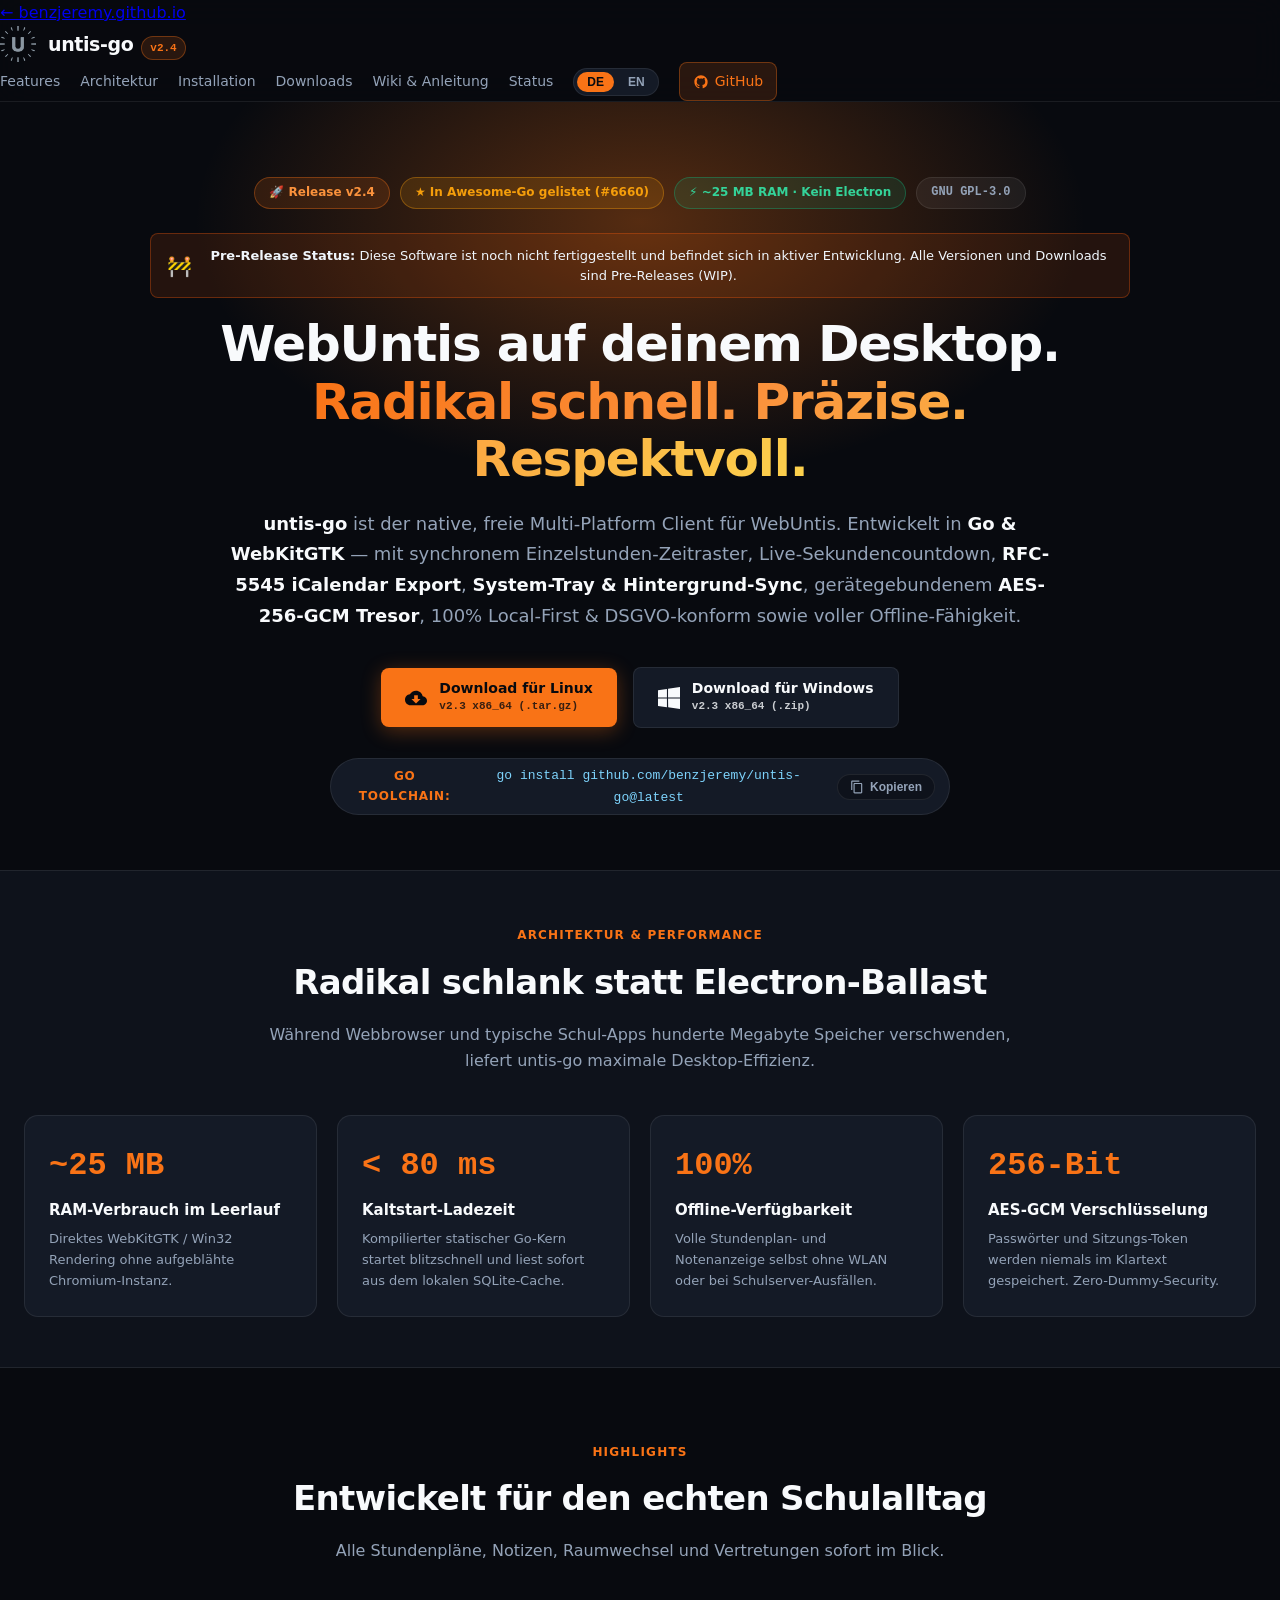
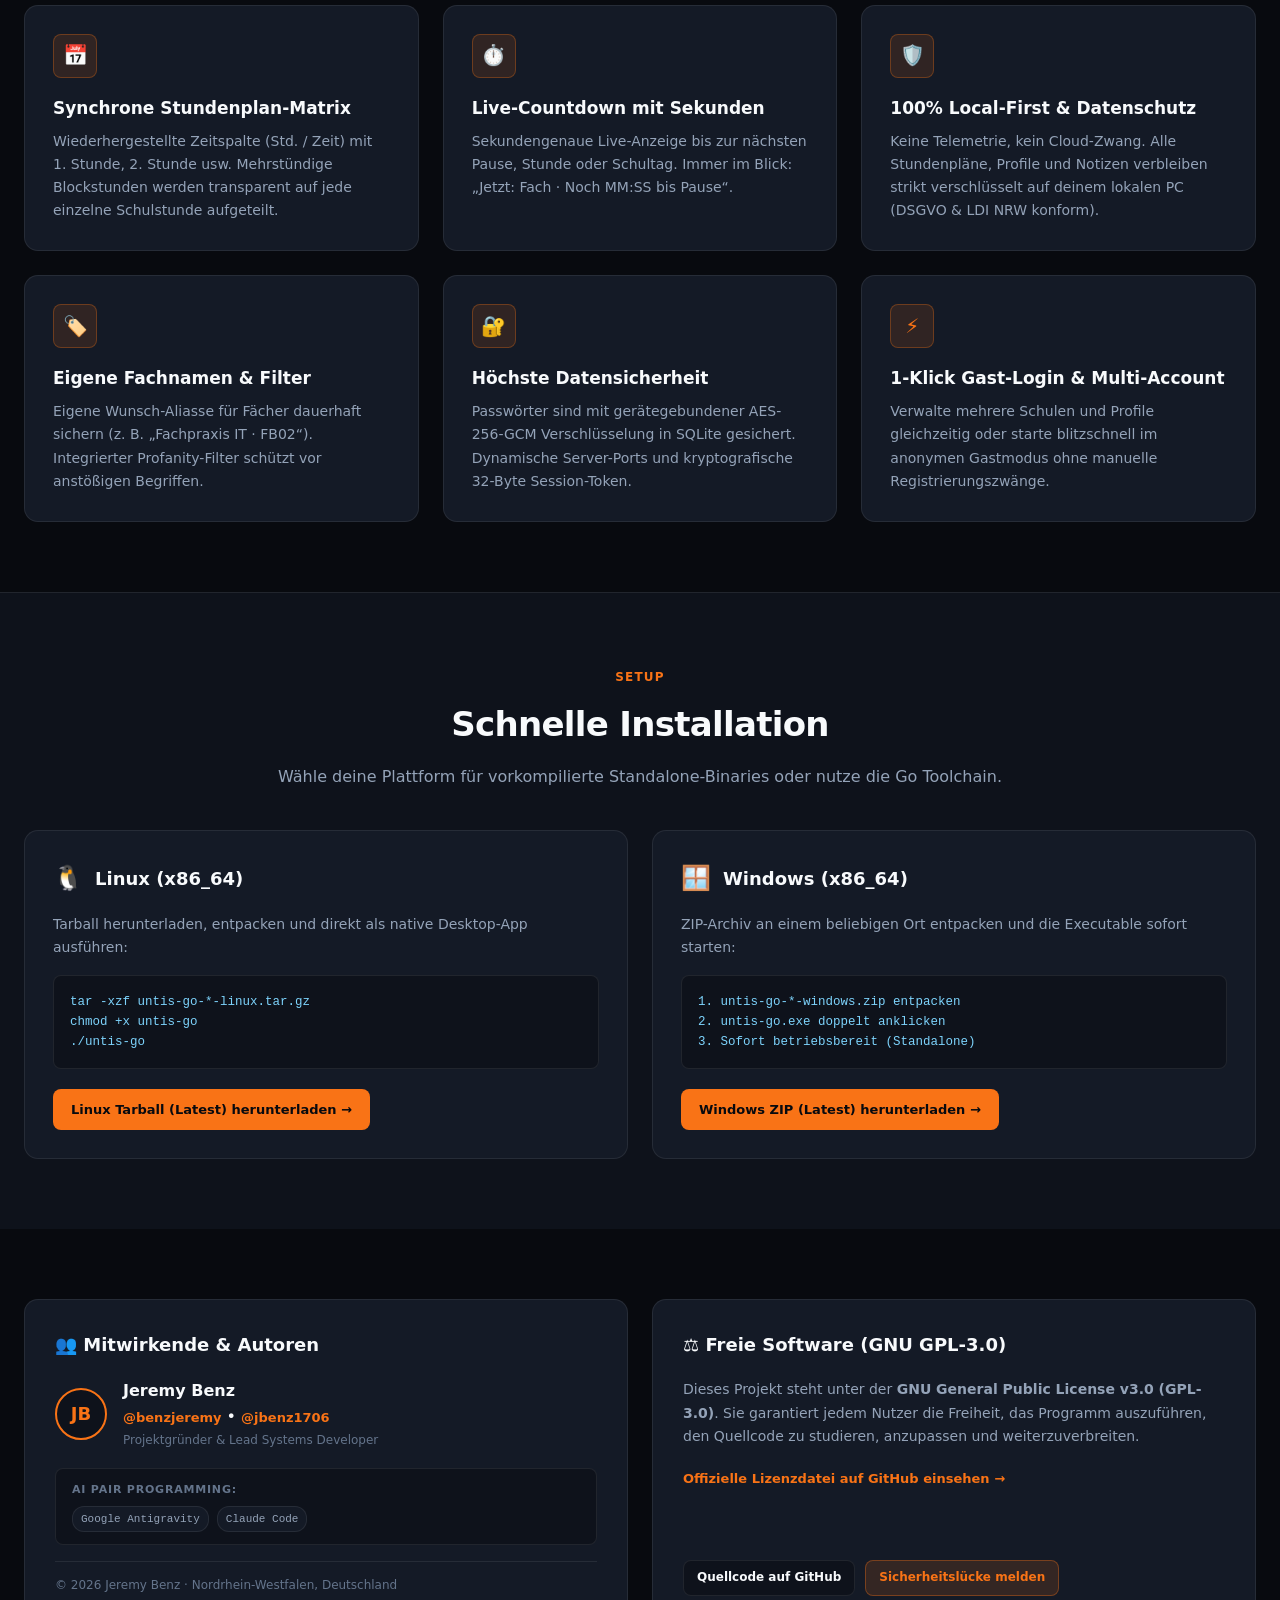
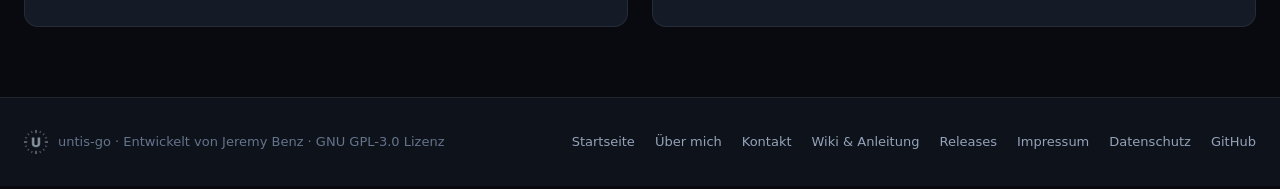
<file: index.html>
<!DOCTYPE html>
<html lang="de">
<head>
  <meta charset="UTF-8">
  <meta name="viewport" content="width=device-width, initial-scale=1.0">
  <meta http-equiv="Content-Security-Policy" content="default-src 'self'; script-src 'self' 'unsafe-inline'; style-src 'self' 'unsafe-inline'; img-src 'self' data: https:; font-src 'self'; frame-src 'none'; object-src 'none'; base-uri 'self';" />
  <meta http-equiv="X-Content-Type-Options" content="nosniff" />
  <meta name="referrer" content="strict-origin-when-cross-origin" />
  <title>untis-go – Schneller nativer WebUntis Desktop Client · v2.4</title>
  <meta name="description" content="Offizielle Website für untis-go: Der native WebUntis PC-Desktop Client für Linux und Windows in Go & WebKitGTK. ~25 MB RAM, AES-256-GCM Session-Tresor, 100% Local-First & DSGVO-konform, in Awesome-Go gelistet.">
  <meta property="og:type" content="website">
  <meta property="og:title" content="untis-go – Schneller nativer WebUntis Desktop Client">
  <meta property="og:description" content="Nativer Desktop-Client für WebUntis in Go & WebKitGTK. ~25 MB RAM, offline-fähig und quelloffen unter GNU GPL-3.0.">
  <meta property="og:url" content="https://benzjeremy.github.io/untis-go/">
  <meta name="twitter:card" content="summary">
  <meta name="twitter:title" content="untis-go – Go Desktop Client">
  <meta name="twitter:description" content="Nativer WebUntis Desktop-Client in Go. Offline-First, AES-256-GCM und Awesome-Go gelistet.">
  <link rel="icon" type="image/x-icon" href="favicon.ico">
  <link rel="icon" type="image/png" sizes="512x512" href="icon.png">
  <link rel="apple-touch-icon" href="icon.png">
  <link rel="stylesheet" href="style.css">
</head>
<body>

  <!-- HEADER / NAVBAR -->
  <header class="site-header">
    <div class="header-container">
      <div class="brand-area">
        <a href="https://benzjeremy.github.io/" class="ecosystem-back" title="Zurück zum Hauptportfolio">
          <span>← benzjeremy.github.io</span>
        </a>
        <a href="index.html" class="brand-link">
          <img src="icon.png" alt="untis-go" class="brand-logo" width="36" height="36">
          <div class="brand-info">
            <span class="brand-name">untis-go</span>
          <span class="brand-ver">v2.4</span>
          </div>
        </a>
      </div>

      <button class="mobile-toggle" id="mobile-toggle" aria-label="Menü öffnen/schließen" aria-expanded="false">☰</button>

      <nav class="main-nav" id="main-nav">
        <a href="#features">
          <span class="lang-de">Features</span>
          <span class="lang-en" style="display:none;">Features</span>
        </a>
        <a href="#architektur">
          <span class="lang-de">Architektur</span>
          <span class="lang-en" style="display:none;">Architecture</span>
        </a>
        <a href="#install">
          <span class="lang-de">Installation</span>
          <span class="lang-en" style="display:none;">Install</span>
        </a>
        <a href="#download">
          <span class="lang-de">Downloads</span>
          <span class="lang-en" style="display:none;">Downloads</span>
        </a>
        <a href="wiki/">
          <span class="lang-de">Wiki &amp; Anleitung</span>
          <span class="lang-en" style="display:none;">Wiki &amp; Docs</span>
        </a>
        <a href="https://benzjeremy.github.io/status/" target="_blank" rel="noopener noreferrer">
          <span class="lang-de">Status</span>
          <span class="lang-en" style="display:none;">Status</span>
        </a>

        <div class="lang-switch" role="group" aria-label="Sprachauswahl">
          <button type="button" class="lang-btn active" id="btn-lang-de" onclick="setLang('de')">DE</button>
          <button type="button" class="lang-btn" id="btn-lang-en" onclick="setLang('en')">EN</button>
        </div>

        <a href="https://github.com/benzjeremy/untis-go" target="_blank" rel="noopener noreferrer" class="btn-card highlight">
          <svg viewBox="0 0 24 24" width="16" height="16" fill="currentColor"><path d="M12 2C6.477 2 2 6.484 2 12.017c0 4.425 2.865 8.18 6.839 9.504.5.092.682-.217.682-.483 0-.237-.008-.868-.013-1.703-2.782.605-3.369-1.343-3.369-1.343-.454-1.158-1.11-1.466-1.11-1.466-.908-.62.069-.608.069-.608 1.003.07 1.53 1.032 1.53 1.032.892 1.53 2.341 1.088 2.91.832.092-.647.35-1.088.636-1.338-2.22-.253-4.555-1.113-4.555-4.951 0-1.093.39-1.988 1.029-2.688-.103-.253-.446-1.272.098-2.65 0 0 .84-.27 2.75 1.026A9.564 9.564 0 0112 6.844c.85.004 1.705.115 2.504.337 1.909-1.296 2.747-1.027 2.747-1.027.546 1.379.202 2.398.1 2.651.64.7 1.028 1.595 1.028 2.688 0 3.848-2.339 4.695-4.566 4.943.359.309.678.92.678 1.855 0 1.338-.012 2.419-.012 2.747 0 .268.18.58.688.482A10.019 10.019 0 0022 12.017C22 6.484 17.522 2 12 2z"/></svg>
          <span>GitHub</span>
        </a>
      </nav>
    </div>
  </header>

  <main>
    <!-- HERO SECTION -->
    <section class="hero-section" id="hero">
      <div class="hero-glow"></div>
      <div class="hero-container">
        
        <div class="hero-badges">
          <span class="hero-badge release-badge">🚀 Release v2.4</span>
          <a href="https://github.com/avelino/awesome-go#other-software" target="_blank" rel="noopener noreferrer" class="hero-badge awesome-badge" title="Gelistet in Awesome-Go (#6660)">
            ★ In Awesome-Go gelistet (#6660)
          </a>
          <span class="hero-badge perf-badge">⚡ ~25 MB RAM · Kein Electron</span>
          <a href="https://github.com/benzjeremy/untis-go/blob/main/LICENSE" target="_blank" rel="noopener noreferrer" class="hero-badge license-pill">GNU GPL-3.0</a>
        </div>

        <!-- Pre-Release Notice Banner -->
        <div class="pre-release-alert" style="background: rgba(234, 88, 12, 0.12); border: 1px solid rgba(234, 88, 12, 0.35); border-radius: 8px; padding: 12px 16px; margin: 18px 0; font-size: 13px; line-height: 1.5; color: #f0f6fc; display: flex; align-items: center; gap: 12px;">
          <span style="font-size: 20px;">🚧</span>
          <div>
            <div data-lang="de" class="visible">
              <strong>Pre-Release Status:</strong> Diese Software ist noch nicht fertiggestellt und befindet sich in aktiver Entwicklung. Alle Versionen und Downloads sind Pre-Releases (WIP).
            </div>
            <div data-lang="en">
              <strong>Pre-Release Notice:</strong> This software is not yet finished and is under active development. All versions and downloads are pre-releases (WIP).
            </div>
          </div>
        </div>

        <div data-lang="de" class="visible">
          <h1 class="hero-title">
            WebUntis auf deinem Desktop.<br>
            <span class="gradient-text">Radikal schnell. Präzise. Respektvoll.</span>
          </h1>
          <p class="hero-subtitle">
            <strong>untis-go</strong> ist der native, freie Multi-Platform Client für WebUntis. Entwickelt in <strong>Go &amp; WebKitGTK</strong> — mit synchronem Einzelstunden-Zeitraster, Live-Sekundencountdown, <strong>RFC-5545 iCalendar Export</strong>, <strong>System-Tray &amp; Hintergrund-Sync</strong>, gerätegebundenem <strong>AES-256-GCM Tresor</strong>, 100% Local-First &amp; DSGVO-konform sowie voller Offline-Fähigkeit.
          </p>
        </div>

        <div data-lang="en">
          <h1 class="hero-title">
            WebUntis on Your Desktop.<br>
            <span class="gradient-text">Radically Fast. Precise. Respectful.</span>
          </h1>
          <p class="hero-subtitle">
            <strong>untis-go</strong> is the native, open-source multi-platform client for WebUntis. Built in <strong>Go &amp; WebKitGTK</strong> — featuring synchronous period grids, live second timers, <strong>RFC-5545 iCalendar export</strong>, <strong>system tray &amp; background sync</strong>, device-bound <strong>AES-256-GCM vault</strong>, 100% local-first GDPR compliance, and full offline caching.
          </p>
        </div>

        <!-- Download Action CTAs -->
        <div class="hero-cta-group" id="download">
          <a href="https://github.com/benzjeremy/untis-go/releases/tag/v2.3" target="_blank" rel="noopener noreferrer" class="btn-primary">
            <svg viewBox="0 0 24 24" width="22" height="22" fill="currentColor"><path d="M19.35 10.04C18.67 6.59 15.64 4 12 4 9.11 4 6.6 5.64 5.35 8.04 2.34 8.36 0 10.91 0 14c0 3.31 2.69 6 6 6h13c2.76 0 5-2.24 5-5 0-2.64-2.05-4.78-4.65-4.96zM17 13l-5 5-5-5h3V9h4v4h3z"/></svg>
            <div>
              <span class="btn-main-text">Download für Linux</span>
              <span class="btn-sub-text">v2.3 x86_64 (.tar.gz)</span>
            </div>
          </a>

          <a href="https://github.com/benzjeremy/untis-go/releases/tag/v2.3" target="_blank" rel="noopener noreferrer" class="btn-secondary">
            <svg viewBox="0 0 24 24" width="22" height="22" fill="currentColor"><path d="M0 3.449L9.75 2.1v9.451H0m10.949-9.602L24 0v11.4H10.949M0 12.6h9.75v9.451L0 20.699M10.949 12.6H24V24l-12.9-1.801"/></svg>
            <div>
              <span class="btn-main-text">Download für Windows</span>
              <span class="btn-sub-text">v2.3 x86_64 (.zip)</span>
            </div>
          </a>
        </div>

        <!-- Quick Go Command -->
        <div class="quick-install-box">
          <span class="cmd-label">Go Toolchain:</span>
          <code class="cmd-code" id="goInstallCmd">go install github.com/benzjeremy/untis-go@latest</code>
          <button type="button" class="copy-cmd-btn" id="copy-cmd-btn" onclick="copyInstallCmd()">
            <svg viewBox="0 0 24 24" width="14" height="14" fill="currentColor"><path d="M16 1H4c-1.1 0-2 .9-2 2v14h2V3h12V1zm3 4H8c-1.1 0-2 .9-2 2v14c0 1.1.9 2 2 2h11c1.1 0 2-.9 2-2V7c0-1.1-.9-2-2-2zm0 16H8V7h11v14z"/></svg>
            <span id="copyBtnText">Kopieren</span>
          </button>
        </div>

      </div>
    </section>

    <!-- ARCHITEKTUR & BENCHMARKS SPOTLIGHT -->
    <section class="benchmarks-section" id="architektur">
      <div class="section-container">
        <div class="section-header">
          <span class="section-tag">
            <span class="lang-de">Architektur &amp; Performance</span>
            <span class="lang-en" style="display:none;">Architecture &amp; Metrics</span>
          </span>
          <h2 class="section-title">
            <span class="lang-de">Radikal schlank statt Electron-Ballast</span>
            <span class="lang-en" style="display:none;">Radically Lean vs. Electron Bloat</span>
          </h2>
          <p class="section-sub">
            <span class="lang-de">Während Webbrowser und typische Schul-Apps hunderte Megabyte Speicher verschwenden, liefert untis-go maximale Desktop-Effizienz.</span>
            <span class="lang-en" style="display:none;">While modern browser tabs consume hundreds of megabytes, untis-go delivers peak native efficiency.</span>
          </p>
        </div>

        <div class="benchmarks-grid">
          <div class="benchmark-card">
            <div class="benchmark-stat">~25 MB</div>
            <div class="benchmark-label">RAM-Verbrauch im Leerlauf</div>
            <div class="benchmark-desc">Direktes WebKitGTK / Win32 Rendering ohne aufgeblähte Chromium-Instanz.</div>
          </div>

          <div class="benchmark-card">
            <div class="benchmark-stat">&lt; 80 ms</div>
            <div class="benchmark-label">Kaltstart-Ladezeit</div>
            <div class="benchmark-desc">Kompilierter statischer Go-Kern startet blitzschnell und liest sofort aus dem lokalen SQLite-Cache.</div>
          </div>

          <div class="benchmark-card">
            <div class="benchmark-stat">100%</div>
            <div class="benchmark-label">Offline-Verfügbarkeit</div>
            <div class="benchmark-desc">Volle Stundenplan- und Notenanzeige selbst ohne WLAN oder bei Schulserver-Ausfällen.</div>
          </div>

          <div class="benchmark-card">
            <div class="benchmark-stat">256-Bit</div>
            <div class="benchmark-label">AES-GCM Verschlüsselung</div>
            <div class="benchmark-desc">Passwörter und Sitzungs-Token werden niemals im Klartext gespeichert. Zero-Dummy-Security.</div>
          </div>
        </div>
      </div>
    </section>

    <!-- KEY FEATURES GRID -->
    <section class="features-section" id="features">
      <div class="section-container">
        <div class="section-header">
          <span class="section-tag">
            <span class="lang-de">Highlights</span>
            <span class="lang-en" style="display:none;">Highlights</span>
          </span>
          <h2 class="section-title">
            <span class="lang-de">Entwickelt für den echten Schulalltag</span>
            <span class="lang-en" style="display:none;">Engineered for Real Daily School Work</span>
          </h2>
          <p class="section-sub">
            <span class="lang-de">Alle Stundenpläne, Notizen, Raumwechsel und Vertretungen sofort im Blick.</span>
            <span class="lang-en" style="display:none;">All schedules, notes, room substitutions, and countdowns always at your fingertips.</span>
          </p>
        </div>

        <div class="feature-grid">
          <!-- 1 -->
          <article class="feature-card">
            <div class="f-card-icon">📅</div>
            <h3>Synchrone Stundenplan-Matrix</h3>
            <p>Wiederhergestellte Zeitspalte (Std. / Zeit) mit 1. Stunde, 2. Stunde usw. Mehrstündige Blockstunden werden transparent auf jede einzelne Schulstunde aufgeteilt.</p>
          </article>

          <!-- 2 -->
          <article class="feature-card">
            <div class="f-card-icon">⏱️</div>
            <h3>Live-Countdown mit Sekunden</h3>
            <p>Sekundengenaue Live-Anzeige bis zur nächsten Pause, Stunde oder Schultag. Immer im Blick: „Jetzt: Fach · Noch MM:SS bis Pause“.</p>
          </article>

          <!-- 3 -->
          <article class="feature-card">
            <div class="f-card-icon">🛡️</div>
            <h3>100% Local-First &amp; Datenschutz</h3>
            <p>Keine Telemetrie, kein Cloud-Zwang. Alle Stundenpläne, Profile und Notizen verbleiben strikt verschlüsselt auf deinem lokalen PC (DSGVO &amp; LDI NRW konform).</p>
          </article>

          <!-- 4 -->
          <article class="feature-card">
            <div class="f-card-icon">🏷️</div>
            <h3>Eigene Fachnamen &amp; Filter</h3>
            <p>Eigene Wunsch-Aliasse für Fächer dauerhaft sichern (z.&nbsp;B. „Fachpraxis IT · FB02“). Integrierter Profanity-Filter schützt vor anstößigen Begriffen.</p>
          </article>

          <!-- 5 -->
          <article class="feature-card">
            <div class="f-card-icon">🔐</div>
            <h3>Höchste Datensicherheit</h3>
            <p>Passwörter sind mit gerätegebundener AES-256-GCM Verschlüsselung in SQLite gesichert. Dynamische Server-Ports und kryptografische 32-Byte Session-Token.</p>
          </article>

          <!-- 6 -->
          <article class="feature-card">
            <div class="f-card-icon">⚡</div>
            <h3>1-Klick Gast-Login &amp; Multi-Account</h3>
            <p>Verwalte mehrere Schulen und Profile gleichzeitig oder starte blitzschnell im anonymen Gastmodus ohne manuelle Registrierungszwänge.</p>
          </article>
        </div>
      </div>
    </section>

    <!-- INSTALLATION SECTION -->
    <section class="install-section" id="install">
      <div class="section-container">
        <div class="section-header">
          <span class="section-tag">
            <span class="lang-de">Setup</span>
            <span class="lang-en" style="display:none;">Setup</span>
          </span>
          <h2 class="section-title">
            <span class="lang-de">Schnelle Installation</span>
            <span class="lang-en" style="display:none;">Fast Installation</span>
          </h2>
          <p class="section-sub">
            <span class="lang-de">Wähle deine Plattform für vorkompilierte Standalone-Binaries oder nutze die Go Toolchain.</span>
            <span class="lang-en" style="display:none;">Choose your platform for standalone binaries or build directly via the Go toolchain.</span>
          </p>
        </div>

        <div class="install-grid">
          <!-- Linux Card -->
          <div class="install-card">
            <div>
              <div class="inst-card-header">
                <span style="font-size: 24px;">🐧</span>
                <h3>Linux (x86_64)</h3>
              </div>
              <p class="inst-desc">Tarball herunterladen, entpacken und direkt als native Desktop-App ausführen:</p>
              <pre class="inst-pre"><code>tar -xzf untis-go-*-linux.tar.gz
chmod +x untis-go
./untis-go</code></pre>
            </div>
            <div>
              <a href="https://github.com/benzjeremy/untis-go/releases/latest" target="_blank" rel="noopener noreferrer" class="btn-sm">
                Linux Tarball (Latest) herunterladen →
              </a>
            </div>
          </div>

          <!-- Windows Card -->
          <div class="install-card">
            <div>
              <div class="inst-card-header">
                <span style="font-size: 24px;">🪟</span>
                <h3>Windows (x86_64)</h3>
              </div>
              <p class="inst-desc">ZIP-Archiv an einem beliebigen Ort entpacken und die Executable sofort starten:</p>
              <pre class="inst-pre"><code>1. untis-go-*-windows.zip entpacken
2. untis-go.exe doppelt anklicken
3. Sofort betriebsbereit (Standalone)</code></pre>
            </div>
            <div>
              <a href="https://github.com/benzjeremy/untis-go/releases/latest" target="_blank" rel="noopener noreferrer" class="btn-sm">
                Windows ZIP (Latest) herunterladen →
              </a>
            </div>
          </div>
        </div>
      </div>
    </section>

    <!-- ABOUT & CREDITS SECTION -->
    <section class="about-section" id="about">
      <div class="section-container">
        <div class="about-layout-grid">
          
          <!-- Mitwirkende -->
          <div class="about-info-box">
            <div>
              <h3 class="about-box-title">👥 Mitwirkende &amp; Autoren</h3>
              <div class="author-card">
                <div class="author-avatar">JB</div>
                <div>
                  <div class="author-name">Jeremy Benz</div>
                  <div class="author-handles">
                    <a href="https://github.com/benzjeremy" target="_blank" rel="noopener noreferrer">@benzjeremy</a> &bull; 
                    <a href="https://github.com/jbenz1706" target="_blank" rel="noopener noreferrer">@jbenz1706</a>
                  </div>
                  <div class="author-role">Projektgründer &amp; Lead Systems Developer</div>
                </div>
              </div>

              <div class="ai-assist-box">
                <span class="ai-label">AI Pair Programming:</span>
                <div class="ai-chips">
                  <span class="ai-chip">Google Antigravity</span>
                  <span class="ai-chip">Claude Code</span>
                </div>
              </div>
            </div>

            <div style="font-size: 12px; color: var(--text-muted); padding-top: 14px; border-top: 1px solid var(--border-subtle);">
              © 2026 Jeremy Benz · Nordrhein-Westfalen, Deutschland
            </div>
          </div>

          <!-- Lizenz & Sicherheit -->
          <div class="about-info-box">
            <div>
              <h3 class="about-box-title">⚖️ Freie Software (GNU GPL-3.0)</h3>
              <p class="license-text">
                Dieses Projekt steht unter der <strong>GNU General Public License v3.0 (GPL-3.0)</strong>. Sie garantiert jedem Nutzer die Freiheit, das Programm auszuführen, den Quellcode zu studieren, anzupassen und weiterzuverbreiten.
              </p>
              <a href="https://github.com/benzjeremy/untis-go/blob/main/LICENSE" target="_blank" rel="noopener noreferrer" class="license-cta">
                Offizielle Lizenzdatei auf GitHub einsehen →
              </a>
            </div>

            <div style="display: flex; gap: 10px; flex-wrap: wrap;">
              <a href="https://github.com/benzjeremy/untis-go" target="_blank" rel="noopener noreferrer" class="btn-card">
                <span>Quellcode auf GitHub</span>
              </a>
              <a href="https://benzjeremy.github.io/kontakt.html" class="btn-card highlight">
                <span>Sicherheitslücke melden</span>
              </a>
            </div>
          </div>

        </div>
      </div>
    </section>
  </main>

  <!-- Site Footer -->
  <footer class="site-footer">
    <div class="footer-container">
      <div class="footer-left">
        <img src="icon.png" alt="Untis Logo" width="24" height="24" style="border-radius: 4px;">
        <span>untis-go · Entwickelt von Jeremy Benz · GNU GPL-3.0 Lizenz</span>
      </div>

      <nav class="footer-links" aria-label="Footer Navigation">
        <a href="https://benzjeremy.github.io/">Startseite</a>
        <a href="https://benzjeremy.github.io/about.html">Über mich</a>
        <a href="https://benzjeremy.github.io/kontakt.html">Kontakt</a>
        <a href="wiki/">Wiki &amp; Anleitung</a>
        <a href="https://github.com/benzjeremy/untis-go/releases">Releases</a>
        <a href="https://benzjeremy.github.io/impressum.html">Impressum</a>
        <a href="https://benzjeremy.github.io/datenschutz.html">Datenschutz</a>
        <a href="https://github.com/benzjeremy/untis-go" target="_blank" rel="noopener noreferrer">GitHub</a>
      </nav>
    </div>
  </footer>

  <script>
    // Copy Command
    function copyInstallCmd() {
      const code = document.getElementById('goInstallCmd').textContent;
      const btnText = document.getElementById('copyBtnText');
      const btn = document.getElementById('copy-cmd-btn');
      navigator.clipboard.writeText(code).then(() => {
        btnText.textContent = 'Kopiert! ✓';
        btn.classList.add('copied');
        setTimeout(() => {
          btnText.textContent = 'Kopieren';
          btn.classList.remove('copied');
        }, 2200);
      });
    }

    // Mobile Drawer Toggle
    const mobileToggle = document.getElementById('mobile-toggle');
    const mainNav = document.getElementById('main-nav');
    if (mobileToggle && mainNav) {
      mobileToggle.addEventListener('click', () => {
        const isOpen = mainNav.classList.toggle('open');
        mobileToggle.setAttribute('aria-expanded', isOpen);
      });
    }

    // Language Toggle
    function setLang(lang) {
      document.querySelectorAll('[data-lang]').forEach(el => {
        if (el.getAttribute('data-lang') === lang) {
          el.classList.add('visible');
        } else {
          el.classList.remove('visible');
        }
      });
      document.querySelectorAll('.lang-de').forEach(el => el.style.display = lang === 'de' ? '' : 'none');
      document.querySelectorAll('.lang-en').forEach(el => el.style.display = lang === 'en' ? '' : 'none');
      
      const btnDe = document.getElementById('btn-lang-de');
      const btnEn = document.getElementById('btn-lang-en');
      if (btnDe && btnEn) {
        btnDe.classList.toggle('active', lang === 'de');
        btnEn.classList.toggle('active', lang === 'en');
      }
      try { localStorage.setItem('site_lang', lang); } catch (e) {}
    }

    try {
      const saved = localStorage.getItem('site_lang');
      if (saved === 'en' || saved === 'de') setLang(saved);
    } catch (e) {}
  </script>
</body>
</html>
</file>
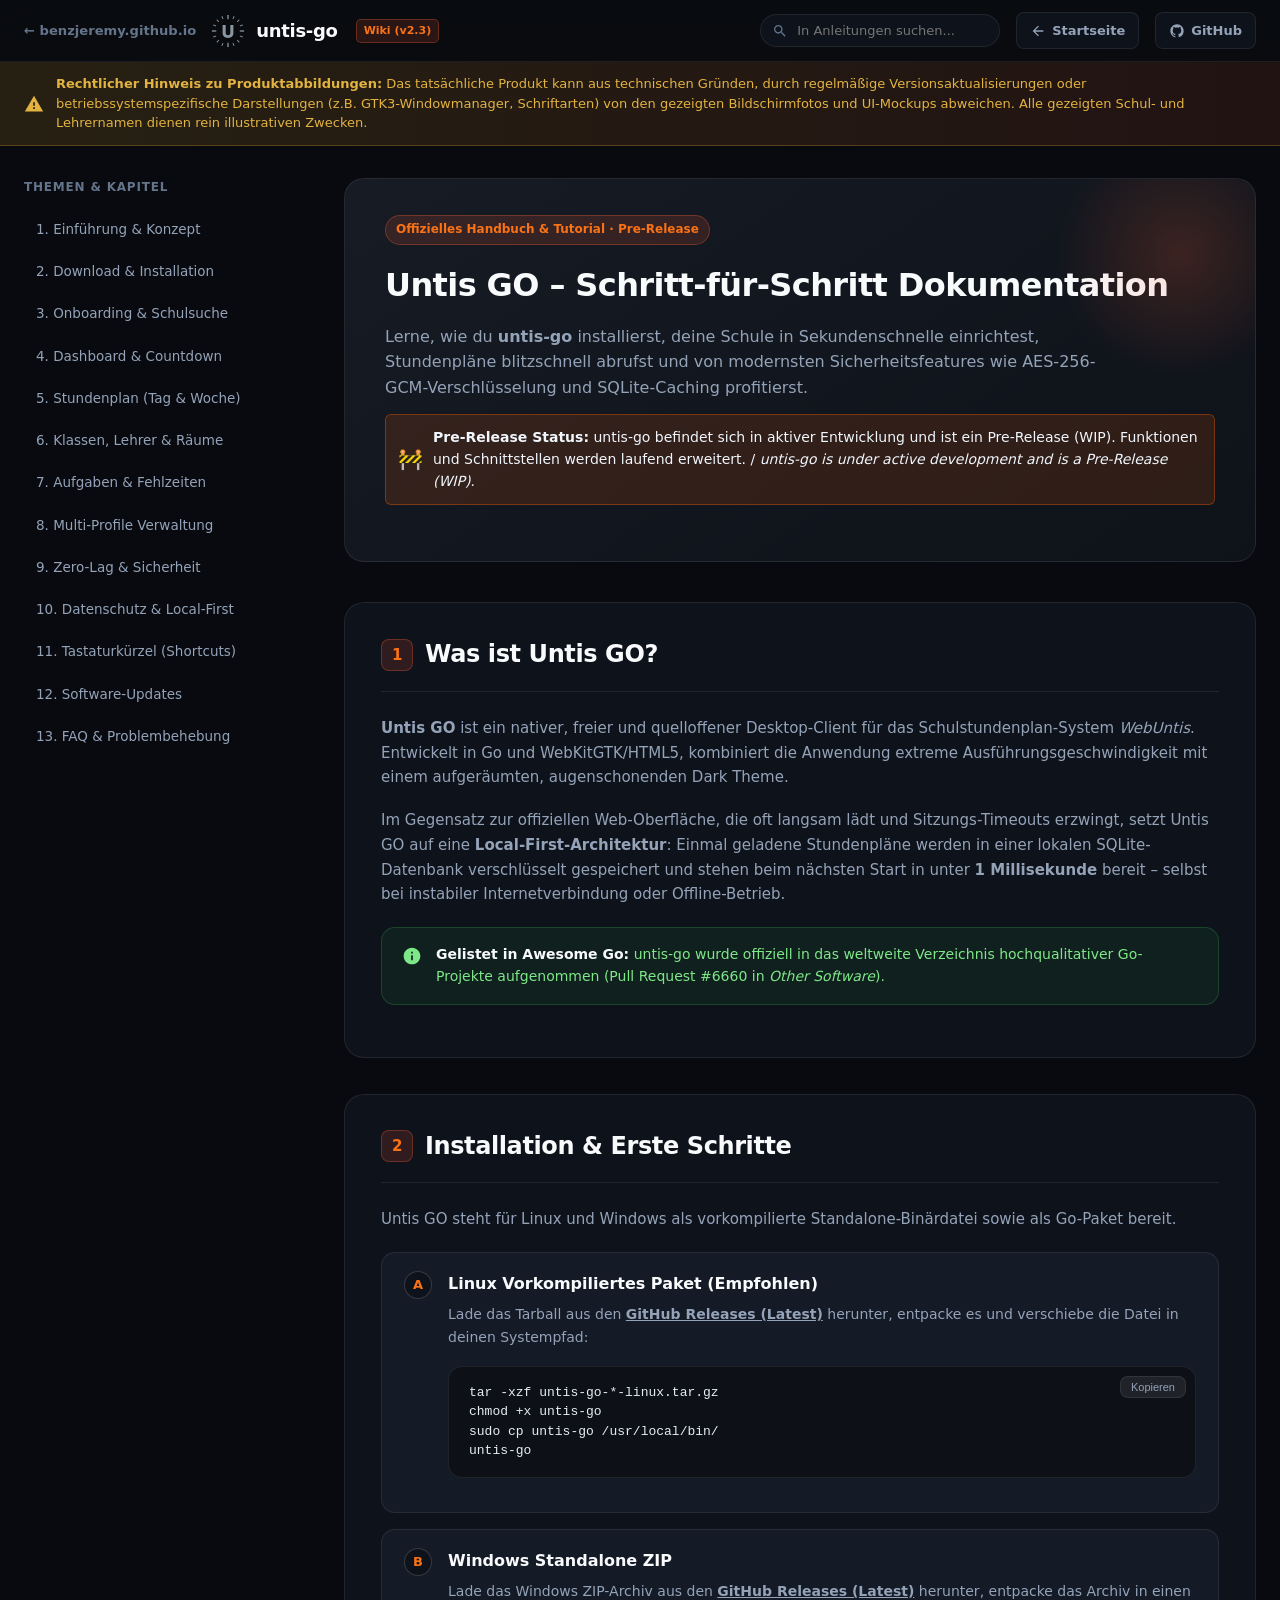
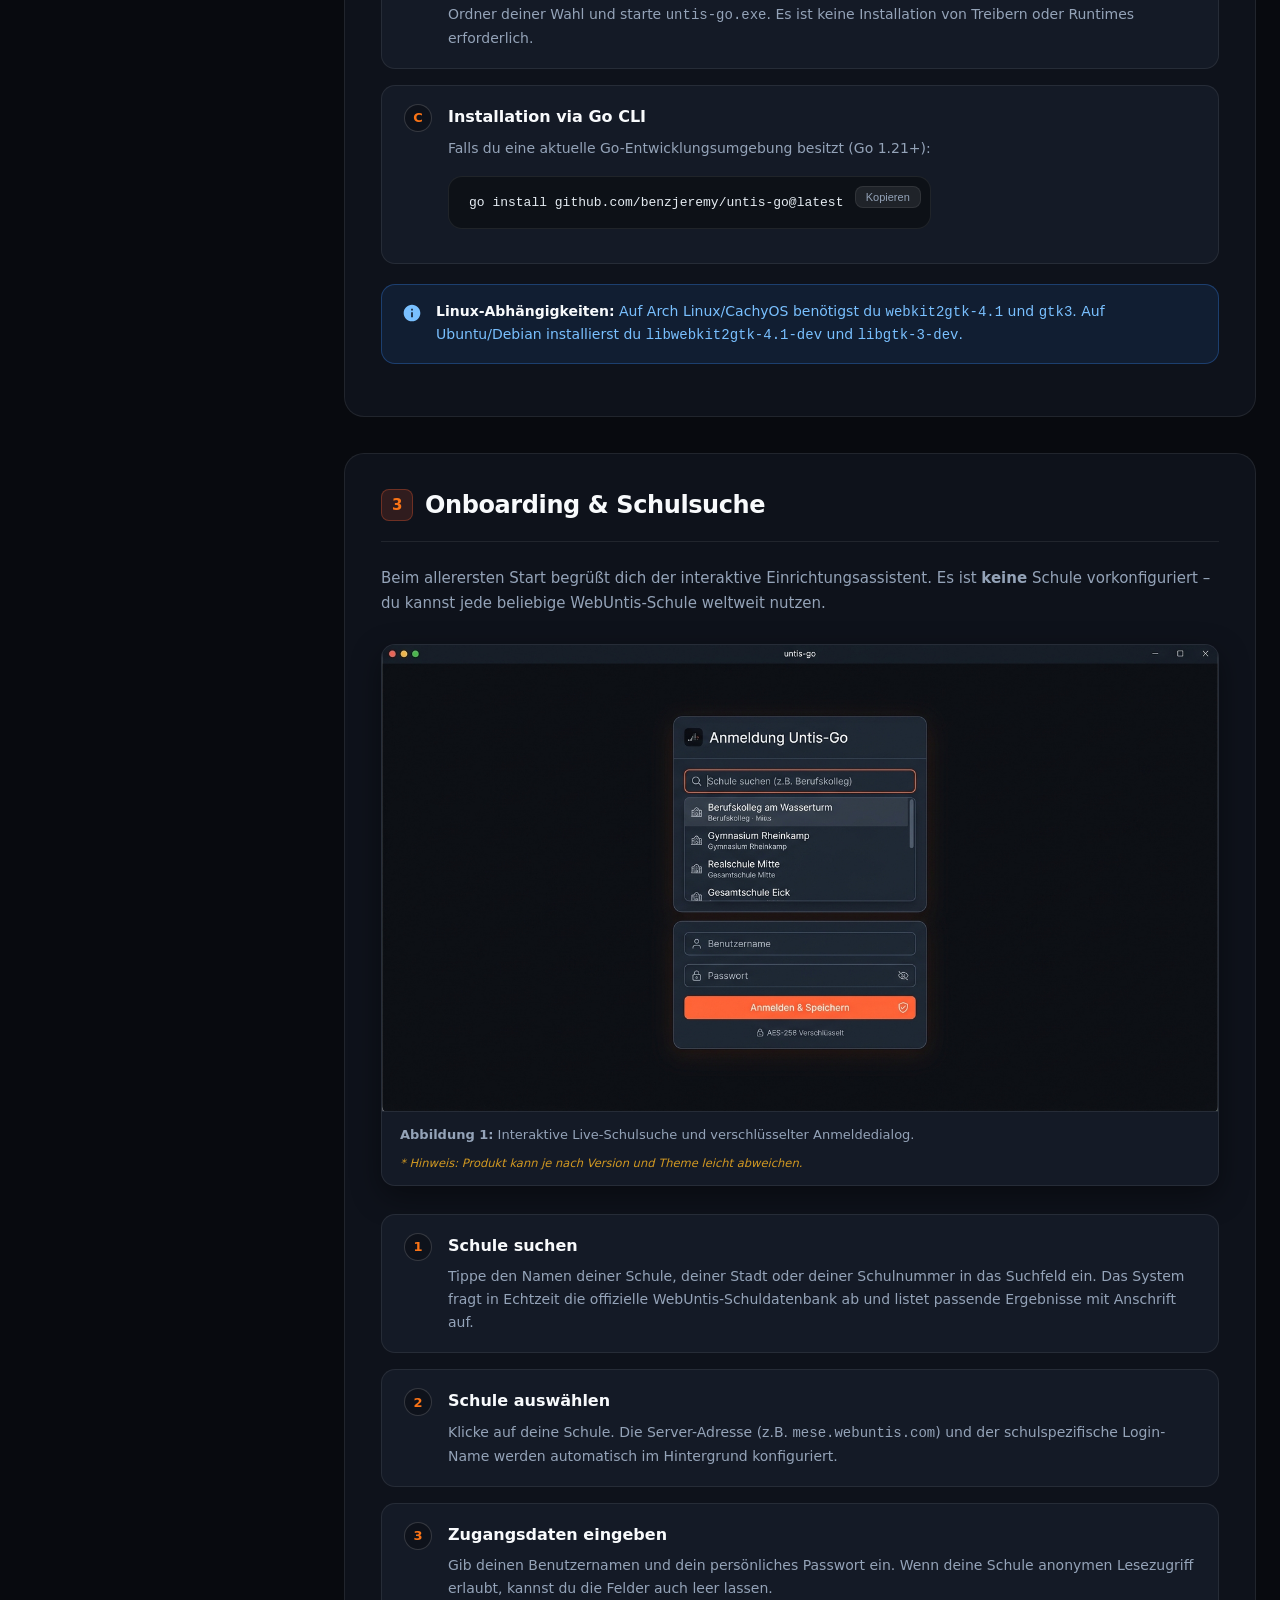
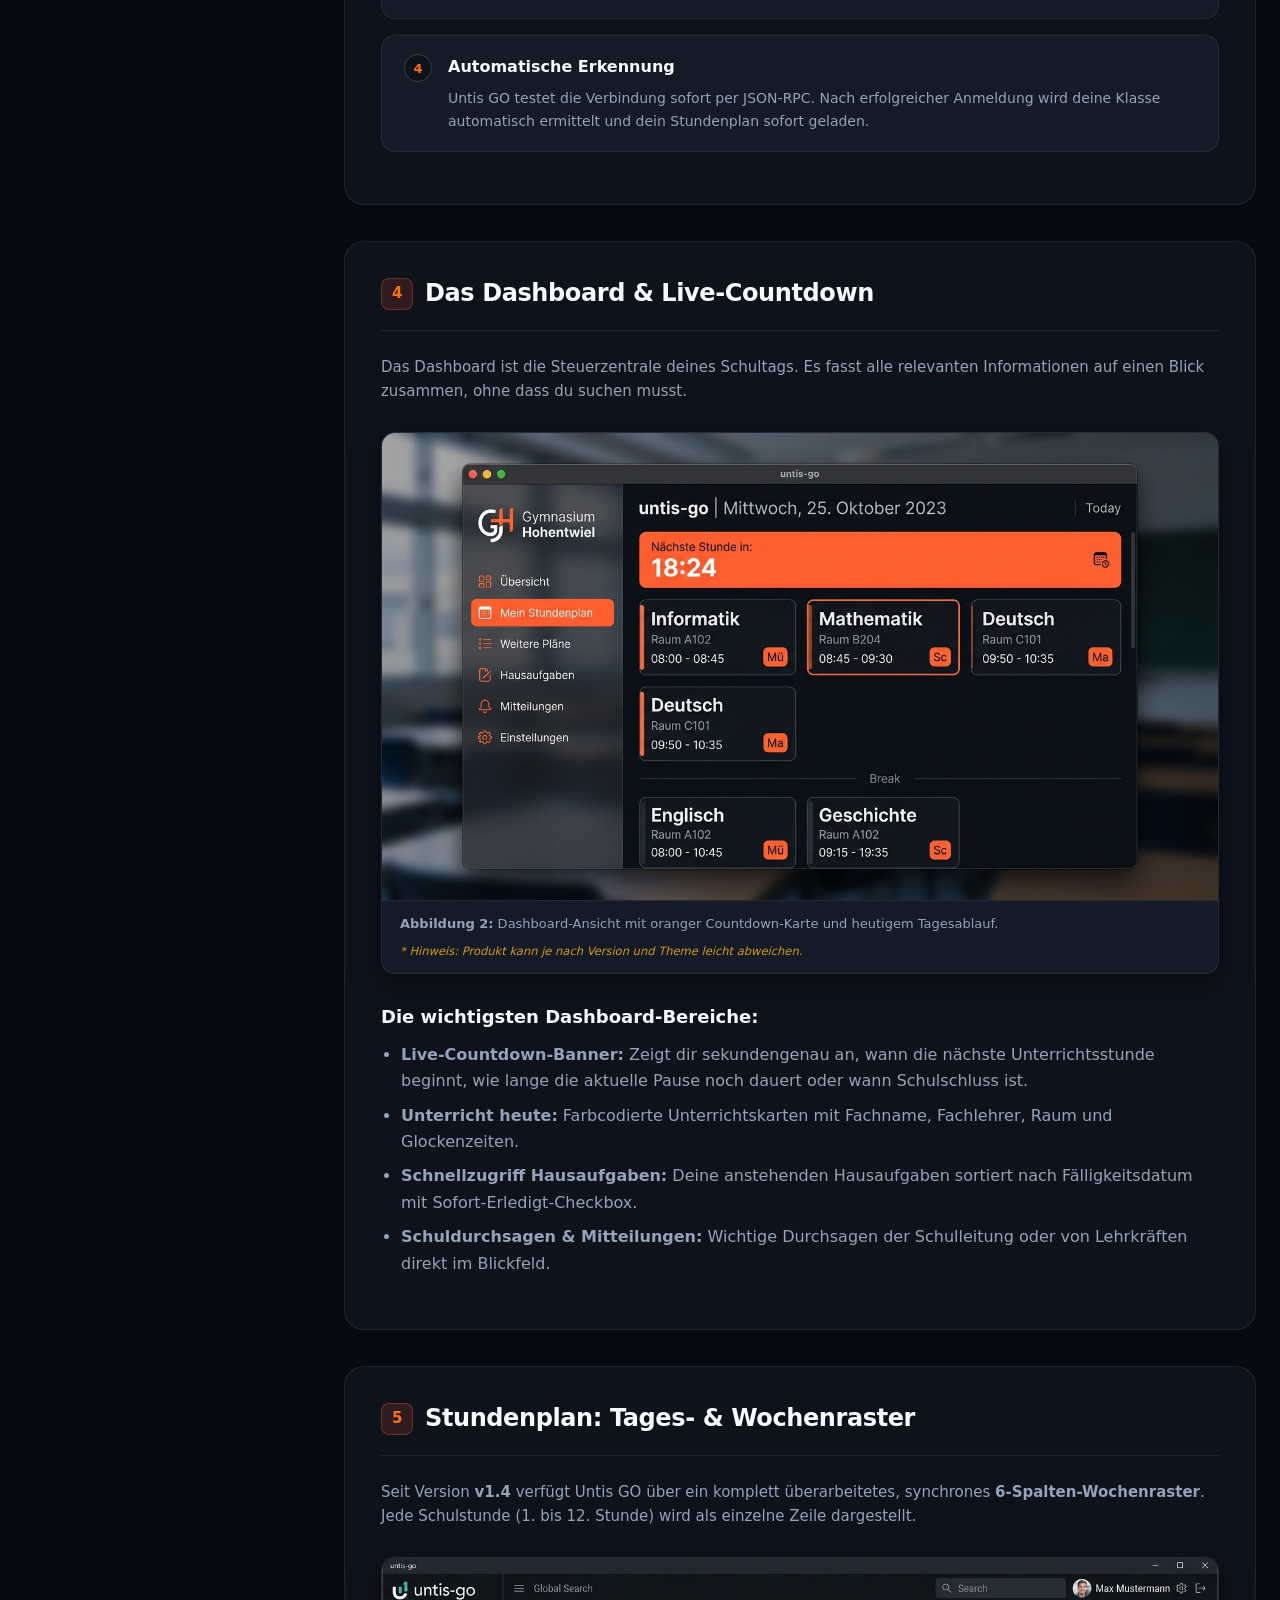
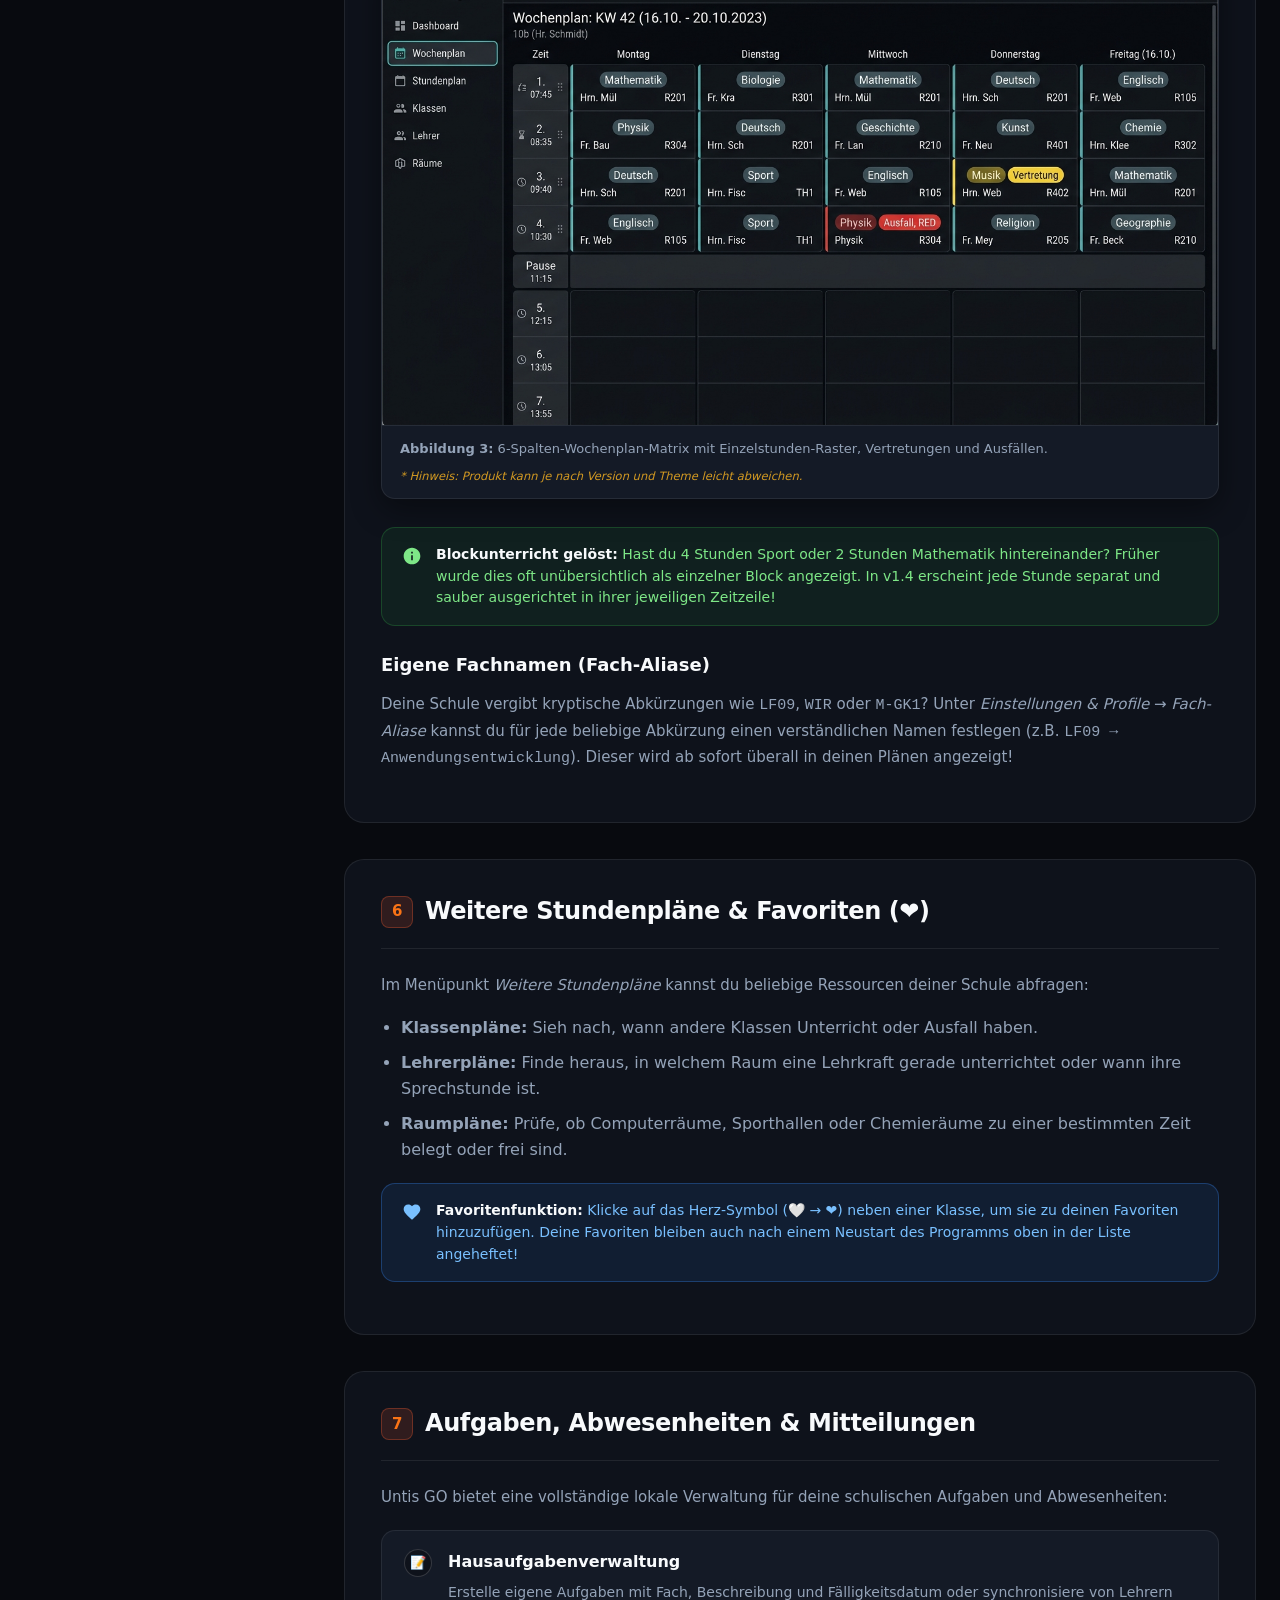
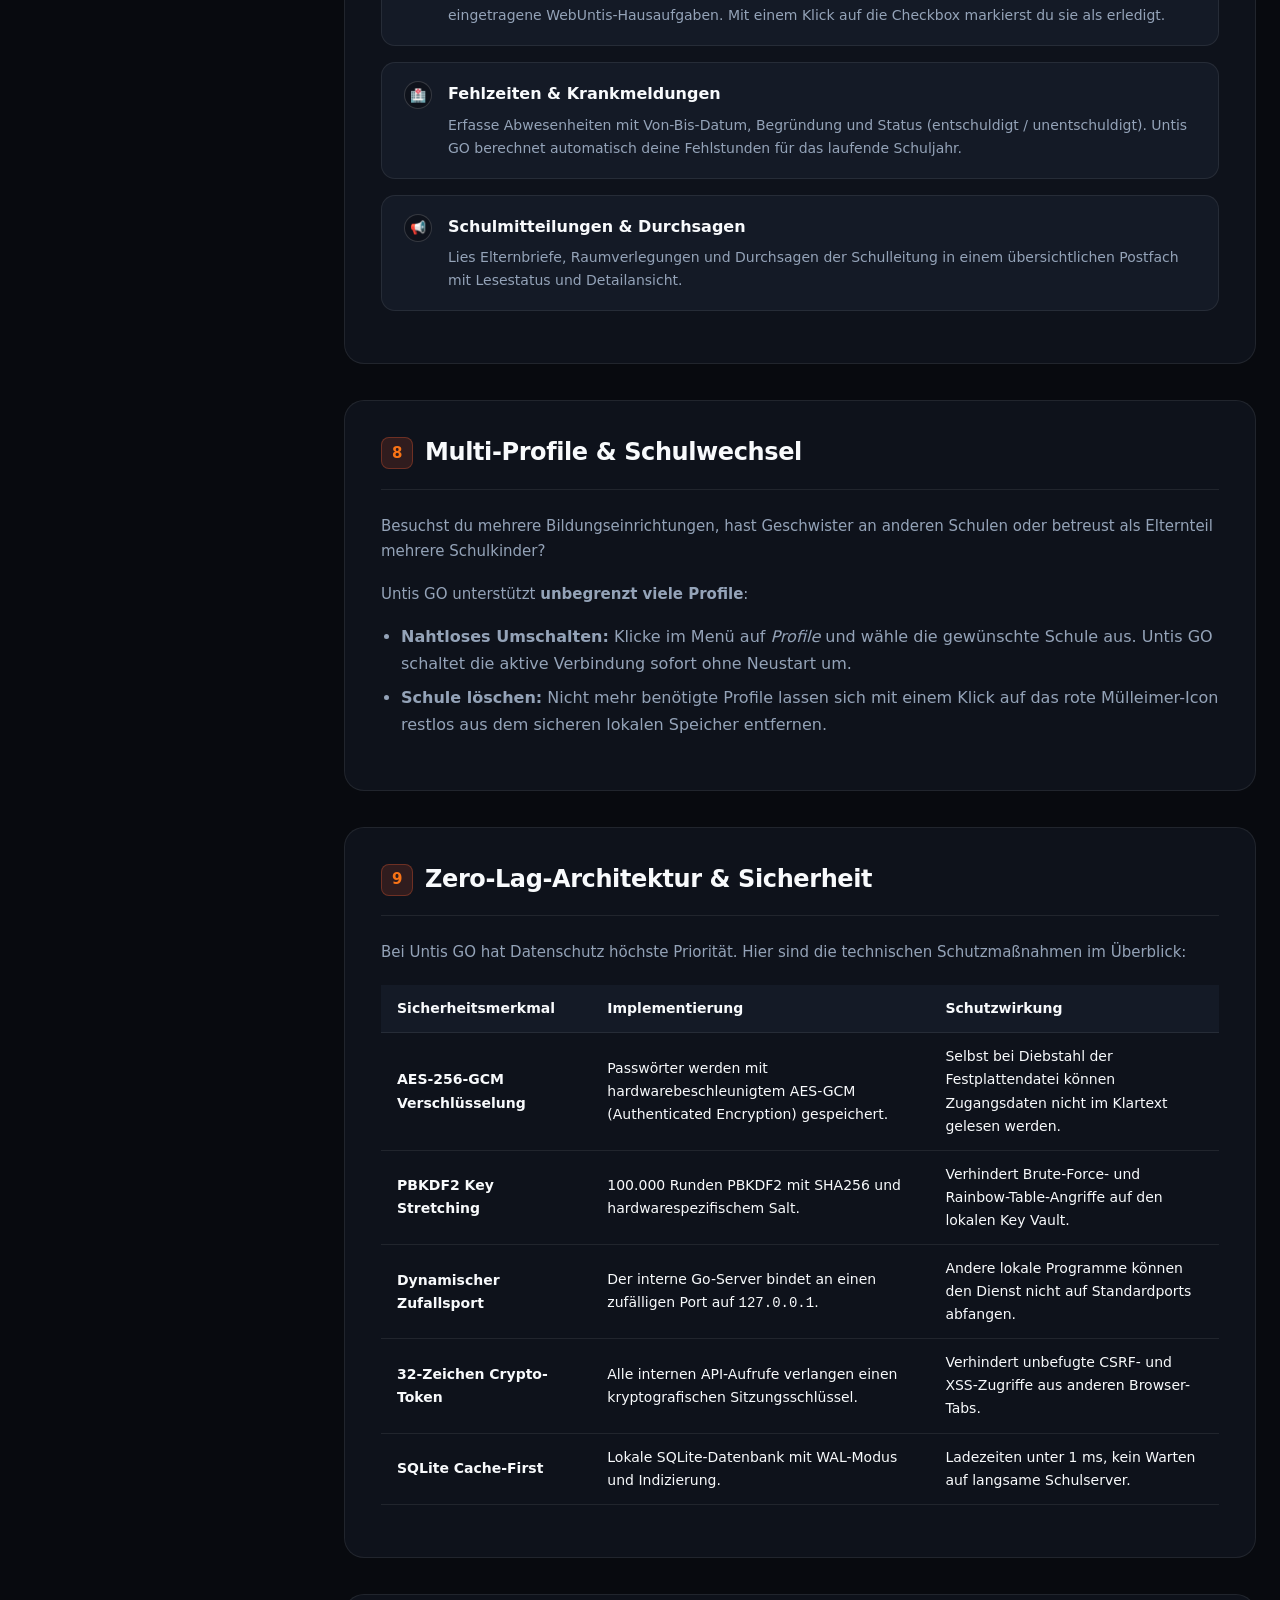
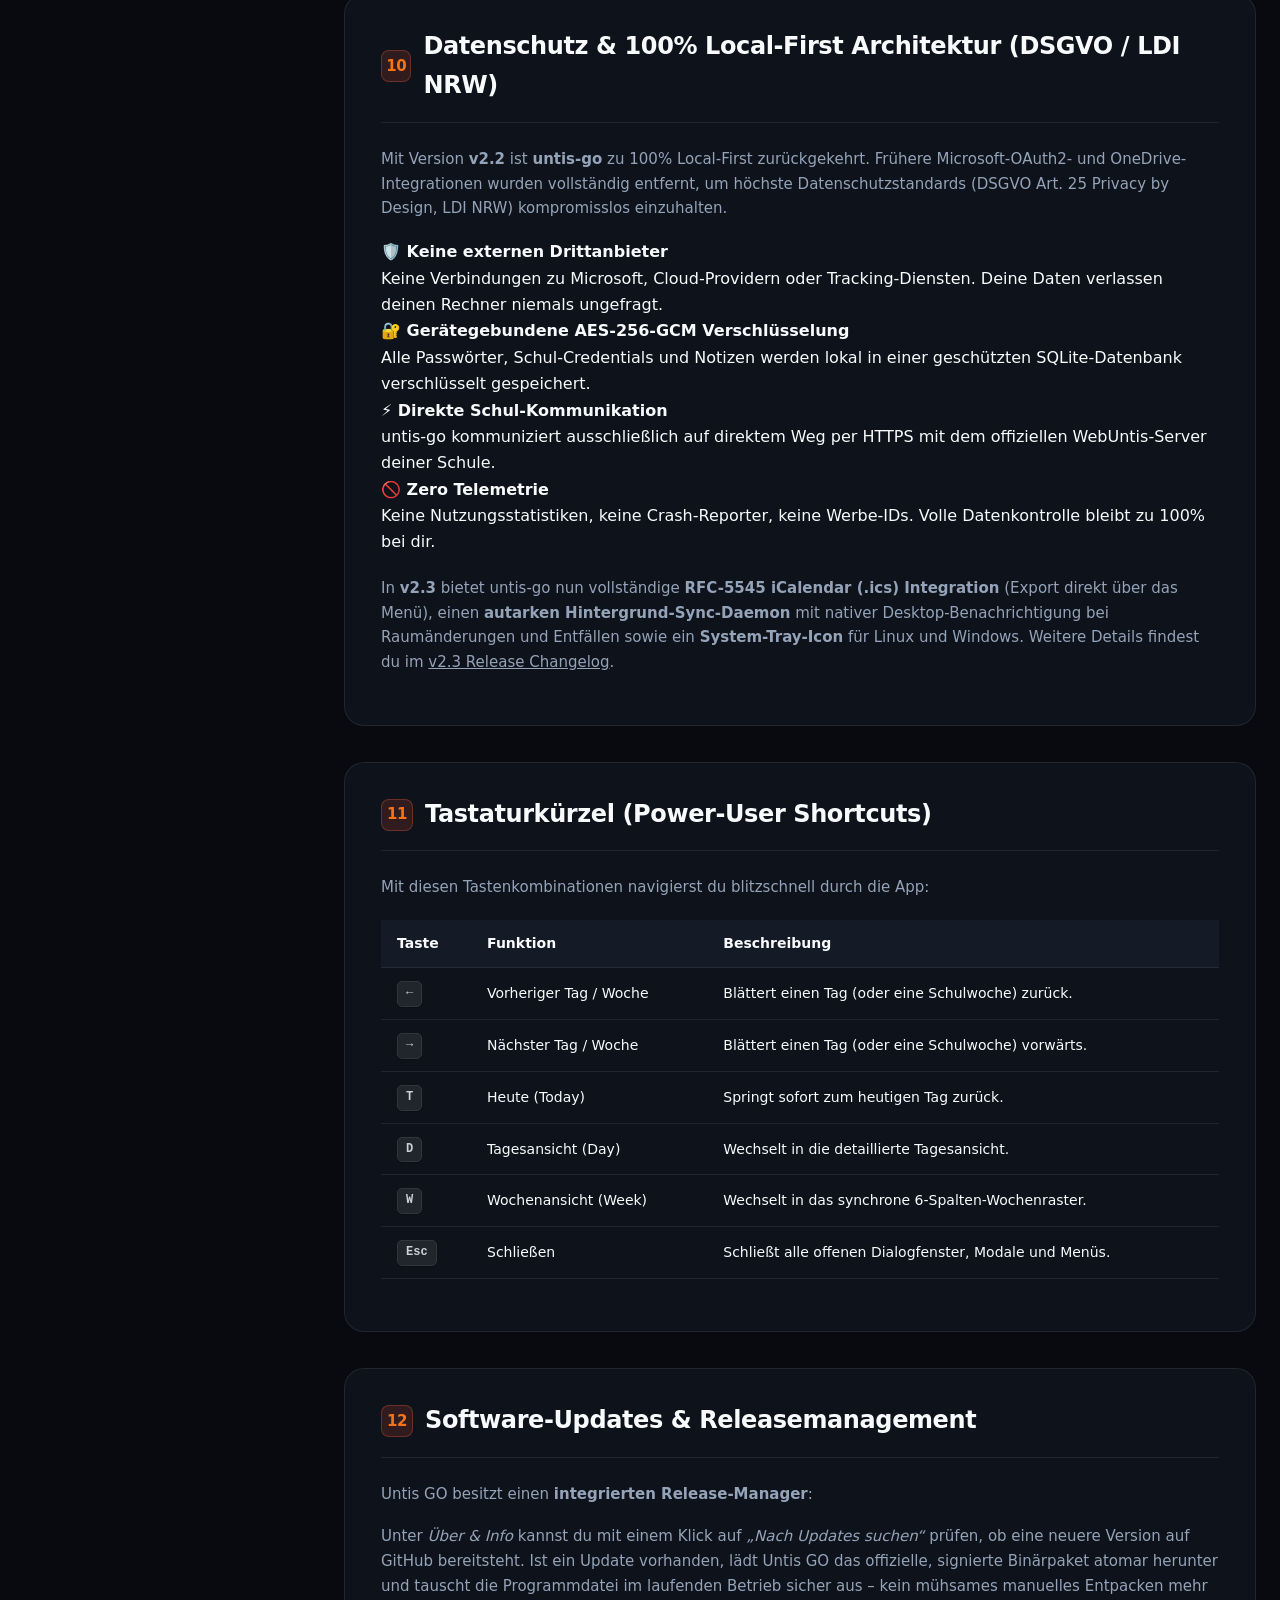
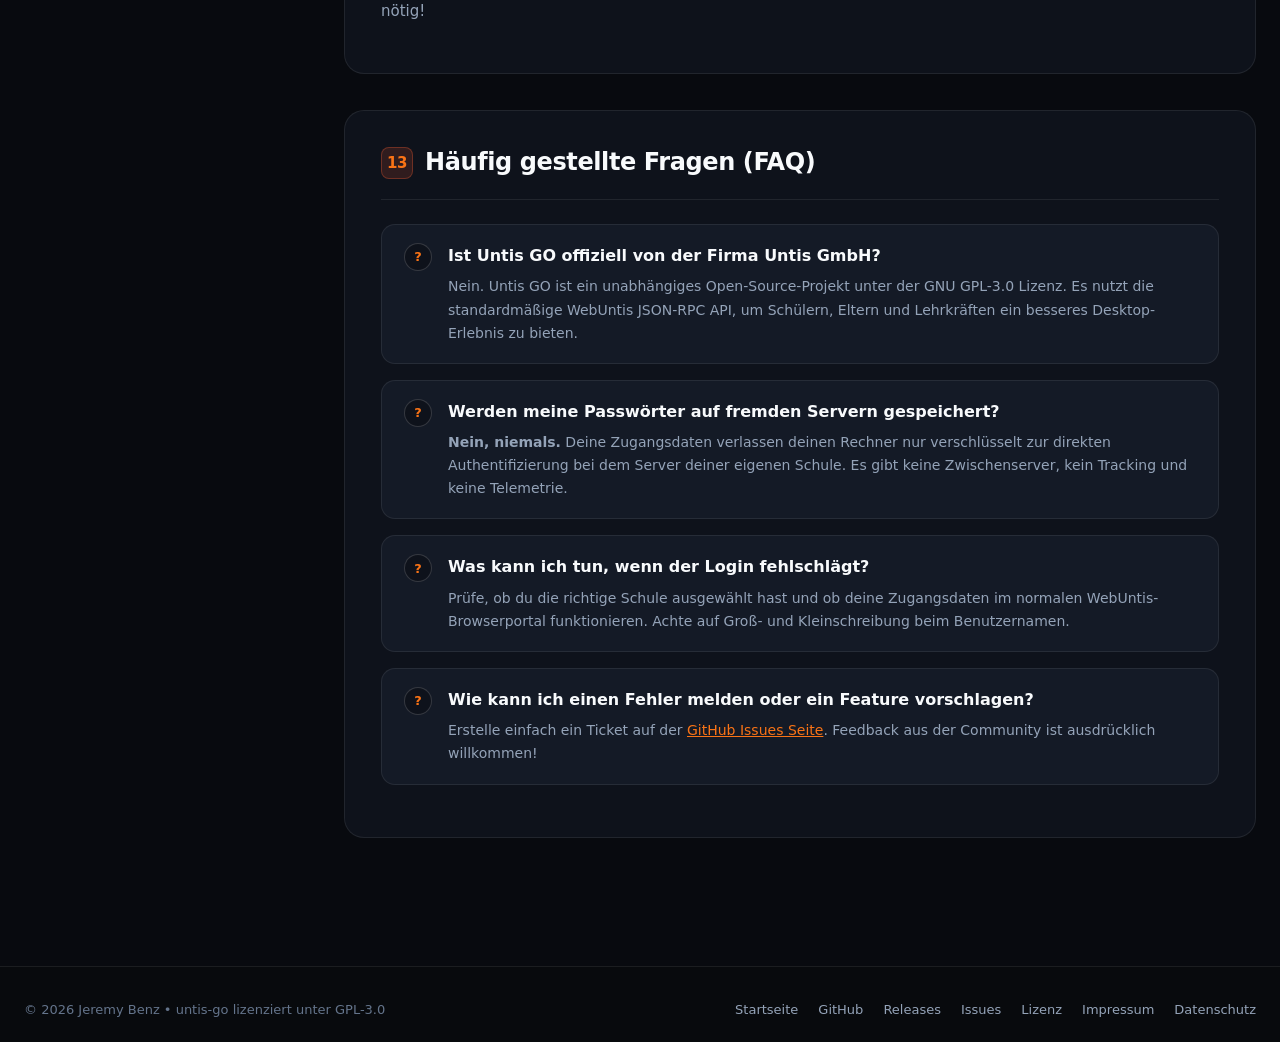
<file: wiki/index.html>
<!DOCTYPE html>
<html lang="de">
<head>
  <meta charset="UTF-8">
  <meta name="viewport" content="width=device-width, initial-scale=1.0">
  <title>untis-go Wiki &bull; Ausführliche Anleitung & Tutorial</title>
  <link rel="icon" type="image/x-icon" href="../favicon.ico">
  <link rel="icon" type="image/png" sizes="512x512" href="../icon.png">
  <link rel="stylesheet" href="wiki.css">
</head>
<body>

  <!-- Site Header -->
  <header class="wiki-header">
    <div class="wiki-header-container">
      <div style="display:flex; align-items:center; gap:1rem;">
        <a href="https://benzjeremy.github.io/" style="color:var(--text-muted); text-decoration:none; font-size:0.82rem; font-weight:600;">
          ← benzjeremy.github.io
        </a>
        <a href="../index.html" class="wiki-brand-link">
          <img src="../icon.png" alt="Untis Logo" class="wiki-logo">
          <span class="wiki-brand-title">untis-go</span>
          <span class="wiki-brand-badge">Wiki (v2.3)</span>
        </a>
      </div>

      <div class="wiki-nav-tools">
        <div class="wiki-search-box">
          <svg viewBox="0 0 24 24" fill="currentColor"><path d="M15.5 14h-.79l-.28-.27C15.41 12.59 16 11.11 16 9.5 16 5.91 13.09 3 9.5 3S3 5.91 3 9.5 5.91 16 9.5 16c1.61 0 3.09-.59 4.23-1.57l.27.28v.79l5 4.99L20.49 19l-4.99-5zm-6 0C7.01 14 5 11.99 5 9.5S7.01 5 9.5 5 14 7.01 14 9.5 11.99 14 9.5 14z"/></svg>
          <input type="text" id="wikiSearch" class="wiki-search-input" placeholder="In Anleitungen suchen..." oninput="filterWikiSections()">
        </div>
        <a href="../index.html" class="wiki-back-btn">
          <svg viewBox="0 0 24 24" width="16" height="16" fill="currentColor"><path d="M20 11H7.83l5.59-5.59L12 4l-8 8 8 8 1.41-1.41L7.83 13H20v-2z"/></svg>
          <span>Startseite</span>
        </a>
        <a href="https://github.com/benzjeremy/untis-go" target="_blank" rel="noopener noreferrer" class="wiki-gh-btn">
          <svg viewBox="0 0 24 24" width="16" height="16" fill="currentColor"><path d="M12 2C6.477 2 2 6.484 2 12.017c0 4.425 2.865 8.18 6.839 9.504.5.092.682-.217.682-.483 0-.237-.008-.868-.013-1.703-2.782.605-3.369-1.343-3.369-1.343-.454-1.158-1.11-1.466-1.11-1.466-.908-.62.069-.608.069-.608 1.003.07 1.53 1.032 1.53 1.032.892 1.53 2.341 1.088 2.91.832.092-.647.35-1.088.636-1.338-2.22-.253-4.555-1.113-4.555-4.951 0-1.093.39-1.988 1.029-2.688-.103-.253-.446-1.272.098-2.65 0 0 .84-.27 2.75 1.026A9.564 9.564 0 0112 6.844c.85.004 1.705.115 2.504.337 1.909-1.296 2.747-1.027 2.747-1.027.546 1.379.202 2.398.1 2.651.64.7 1.028 1.595 1.028 2.688 0 3.848-2.339 4.695-4.566 4.943.359.309.678.92.678 1.855 0 1.338-.012 2.419-.012 2.747 0 .268.18.58.688.482A10.019 10.019 0 0022 12.017C22 6.484 17.522 2 12 2z"/></svg>
          <span>GitHub</span>
        </a>
      </div>
    </div>
  </header>

  <!-- Legal Disclaimer Banner -->
  <div class="disclaimer-banner">
    <div class="disclaimer-content">
      <svg viewBox="0 0 24 24" fill="currentColor" class="disclaimer-icon"><path d="M1 21h22L12 2 1 21zm12-3h-2v-2h2v2zm0-4h-2v-4h2v4z"/></svg>
      <div>
        <strong>Rechtlicher Hinweis zu Produktabbildungen:</strong> Das tatsächliche Produkt kann aus technischen Gründen, durch regelmäßige Versionsaktualisierungen oder betriebssystemspezifische Darstellungen (z.B. GTK3-Windowmanager, Schriftarten) von den gezeigten Bildschirmfotos und UI-Mockups abweichen. Alle gezeigten Schul- und Lehrernamen dienen rein illustrativen Zwecken.
      </div>
    </div>
  </div>

  <!-- Main Grid Layout -->
  <div class="wiki-container">

    <!-- Sticky Table of Contents (Sidebar) -->
    <aside class="wiki-sidebar">
      <div class="wiki-sidebar-title">Themen & Kapitel</div>
      <ul class="wiki-menu" id="wikiMenu">
        <li class="wiki-menu-item"><a href="#intro" class="active">1. Einführung & Konzept</a></li>
        <li class="wiki-menu-item"><a href="#install">2. Download & Installation</a></li>
        <li class="wiki-menu-item"><a href="#onboarding">3. Onboarding & Schulsuche</a></li>
        <li class="wiki-menu-item"><a href="#dashboard">4. Dashboard & Countdown</a></li>
        <li class="wiki-menu-item"><a href="#timetable">5. Stundenplan (Tag & Woche)</a></li>
        <li class="wiki-menu-item"><a href="#resources">6. Klassen, Lehrer & Räume</a></li>
        <li class="wiki-menu-item"><a href="#homework-absences">7. Aufgaben & Fehlzeiten</a></li>
        <li class="wiki-menu-item"><a href="#profiles">8. Multi-Profile Verwaltung</a></li>
        <li class="wiki-menu-item"><a href="#security">9. Zero-Lag & Sicherheit</a></li>
        <li class="wiki-menu-item"><a href="#privacy">10. Datenschutz & Local-First</a></li>
        <li class="wiki-menu-item"><a href="#shortcuts">11. Tastaturkürzel (Shortcuts)</a></li>
        <li class="wiki-menu-item"><a href="#updates">12. Software-Updates</a></li>
        <li class="wiki-menu-item"><a href="#faq">13. FAQ & Problembehebung</a></li>
      </ul>
    </aside>

    <!-- Content Sections -->
    <main class="wiki-content">

      <!-- Hero Introduction Banner -->
      <div class="wiki-hero-banner" id="intro">
        <div class="wiki-hero-badge">Offizielles Handbuch & Tutorial · Pre-Release</div>
        <h1 class="wiki-hero-title">Untis GO – Schritt-für-Schritt Dokumentation</h1>
        <p class="wiki-hero-desc">
          Lerne, wie du <strong>untis-go</strong> installierst, deine Schule in Sekundenschnelle einrichtest, Stundenpläne blitzschnell abrufst und von modernsten Sicherheitsfeatures wie AES-256-GCM-Verschlüsselung und SQLite-Caching profitierst.
        </p>
        <div class="callout warning" style="margin-top: 14px; background: rgba(234, 88, 12, 0.15); border: 1px solid rgba(234, 88, 12, 0.4); border-radius: 6px; padding: 12px; display: flex; gap: 10px; align-items: center; color: #f0f6fc;">
          <span style="font-size: 20px;">🚧</span>
          <div>
            <strong>Pre-Release Status:</strong> untis-go befindet sich in aktiver Entwicklung und ist ein Pre-Release (WIP). Funktionen und Schnittstellen werden laufend erweitert. / <em>untis-go is under active development and is a Pre-Release (WIP).</em>
          </div>
        </div>
      </div>

      <!-- Kapitel 1: Einführung & Konzept -->
      <section class="wiki-section">
        <div class="section-anchor-header">
          <h2 class="section-heading">
            <span class="section-num">1</span>
            Was ist Untis GO?
          </h2>
        </div>
        <p class="wiki-p">
          <strong>Untis GO</strong> ist ein nativer, freier und quelloffener Desktop-Client für das Schulstundenplan-System <em>WebUntis</em>. Entwickelt in Go und WebKitGTK/HTML5, kombiniert die Anwendung extreme Ausführungsgeschwindigkeit mit einem aufgeräumten, augenschonenden Dark Theme.
        </p>
        <p class="wiki-p">
          Im Gegensatz zur offiziellen Web-Oberfläche, die oft langsam lädt und Sitzungs-Timeouts erzwingt, setzt Untis GO auf eine <strong>Local-First-Architektur</strong>: Einmal geladene Stundenpläne werden in einer lokalen SQLite-Datenbank verschlüsselt gespeichert und stehen beim nächsten Start in unter <strong>1 Millisekunde</strong> bereit – selbst bei instabiler Internetverbindung oder Offline-Betrieb.
        </p>
        
        <div class="callout tip">
          <svg viewBox="0 0 24 24" fill="currentColor" class="callout-icon"><path d="M12 2C6.48 2 2 6.48 2 12s4.48 10 10 10 10-4.48 10-10S17.52 2 12 2zm1 15h-2v-6h2v6zm0-8h-2V7h2v2z"/></svg>
          <div class="callout-content">
            <strong>Gelistet in Awesome Go:</strong> untis-go wurde offiziell in das weltweite Verzeichnis hochqualitativer Go-Projekte aufgenommen (Pull Request #6660 in <em>Other Software</em>).
          </div>
        </div>
      </section>

      <!-- Kapitel 2: Download & Installation -->
      <section class="wiki-section" id="install">
        <div class="section-anchor-header">
          <h2 class="section-heading">
            <span class="section-num">2</span>
            Installation & Erste Schritte
          </h2>
        </div>
        <p class="wiki-p">
          Untis GO steht für Linux und Windows als vorkompilierte Standalone-Binärdatei sowie als Go-Paket bereit.
        </p>

        <div class="step-list">
          <!-- Step 1 -->
          <div class="step-card">
            <div class="step-badge">A</div>
            <div class="step-body">
              <h4>Linux Vorkompiliertes Paket (Empfohlen)</h4>
              <p>Lade das Tarball aus den <a href="https://github.com/benzjeremy/untis-go/releases/latest" target="_blank" style="color:var(--primary); font-weight:600;">GitHub Releases (Latest)</a> herunter, entpacke es und verschiebe die Datei in deinen Systempfad:</p>
              <div class="code-wrap">
                <pre class="code-block" id="cmdLinux">tar -xzf untis-go-*-linux.tar.gz
chmod +x untis-go
sudo cp untis-go /usr/local/bin/
untis-go</pre>
                <button class="copy-btn" onclick="copyCode('cmdLinux', this)">Kopieren</button>
              </div>
            </div>
          </div>

          <!-- Step 2 -->
          <div class="step-card">
            <div class="step-badge">B</div>
            <div class="step-body">
              <h4>Windows Standalone ZIP</h4>
              <p>Lade das Windows ZIP-Archiv aus den <a href="https://github.com/benzjeremy/untis-go/releases/latest" target="_blank" style="color:var(--primary); font-weight:600;">GitHub Releases (Latest)</a> herunter, entpacke das Archiv in einen Ordner deiner Wahl und starte <code>untis-go.exe</code>. Es ist keine Installation von Treibern oder Runtimes erforderlich.</p>
            </div>
          </div>

          <!-- Step 3 -->
          <div class="step-card">
            <div class="step-badge">C</div>
            <div class="step-body">
              <h4>Installation via Go CLI</h4>
              <p>Falls du eine aktuelle Go-Entwicklungsumgebung besitzt (Go 1.21+):</p>
              <div class="code-wrap">
                <pre class="code-block" id="cmdGo">go install github.com/benzjeremy/untis-go@latest</pre>
                <button class="copy-btn" onclick="copyCode('cmdGo', this)">Kopieren</button>
              </div>
            </div>
          </div>
        </div>

        <div class="callout info">
          <svg viewBox="0 0 24 24" fill="currentColor" class="callout-icon"><path d="M12 2C6.48 2 2 6.48 2 12s4.48 10 10 10 10-4.48 10-10S17.52 2 12 2zm1 15h-2v-6h2v6zm0-8h-2V7h2v2z"/></svg>
          <div class="callout-content">
            <strong>Linux-Abhängigkeiten:</strong> Auf Arch Linux/CachyOS benötigst du <code>webkit2gtk-4.1</code> und <code>gtk3</code>. Auf Ubuntu/Debian installierst du <code>libwebkit2gtk-4.1-dev</code> und <code>libgtk-3-dev</code>.
          </div>
        </div>
      </section>

      <!-- Kapitel 3: Onboarding & Schulsuche -->
      <section class="wiki-section" id="onboarding">
        <div class="section-anchor-header">
          <h2 class="section-heading">
            <span class="section-num">3</span>
            Onboarding & Schulsuche
          </h2>
        </div>
        <p class="wiki-p">
          Beim allerersten Start begrüßt dich der interaktive Einrichtungsassistent. Es ist <strong>keine</strong> Schule vorkonfiguriert – du kannst jede beliebige WebUntis-Schule weltweit nutzen.
        </p>

        <!-- Illustration Image -->
        <figure class="wiki-figure">
          <img src="img/untis_login_mockup.jpg" alt="Schulsuche und Anmeldedialog in untis-go" class="wiki-img">
          <figcaption class="wiki-figcaption">
            <span><strong>Abbildung 1:</strong> Interaktive Live-Schulsuche und verschlüsselter Anmeldedialog.</span>
            <span class="wiki-fig-disclaimer">* Hinweis: Produkt kann je nach Version und Theme leicht abweichen.</span>
          </figcaption>
        </figure>

        <div class="step-list">
          <div class="step-card">
            <div class="step-badge">1</div>
            <div class="step-body">
              <h4>Schule suchen</h4>
              <p>Tippe den Namen deiner Schule, deiner Stadt oder deiner Schulnummer in das Suchfeld ein. Das System fragt in Echtzeit die offizielle WebUntis-Schuldatenbank ab und listet passende Ergebnisse mit Anschrift auf.</p>
            </div>
          </div>

          <div class="step-card">
            <div class="step-badge">2</div>
            <div class="step-body">
              <h4>Schule auswählen</h4>
              <p>Klicke auf deine Schule. Die Server-Adresse (z.B. <code>mese.webuntis.com</code>) und der schulspezifische Login-Name werden automatisch im Hintergrund konfiguriert.</p>
            </div>
          </div>

          <div class="step-card">
            <div class="step-badge">3</div>
            <div class="step-body">
              <h4>Zugangsdaten eingeben</h4>
              <p>Gib deinen Benutzernamen und dein persönliches Passwort ein. Wenn deine Schule anonymen Lesezugriff erlaubt, kannst du die Felder auch leer lassen.</p>
            </div>
          </div>

          <div class="step-card">
            <div class="step-badge">4</div>
            <div class="step-body">
              <h4>Automatische Erkennung</h4>
              <p>Untis GO testet die Verbindung sofort per JSON-RPC. Nach erfolgreicher Anmeldung wird deine Klasse automatisch ermittelt und dein Stundenplan sofort geladen.</p>
            </div>
          </div>
        </div>
      </section>

      <!-- Kapitel 4: Dashboard & Countdown -->
      <section class="wiki-section" id="dashboard">
        <div class="section-anchor-header">
          <h2 class="section-heading">
            <span class="section-num">4</span>
            Das Dashboard & Live-Countdown
          </h2>
        </div>
        <p class="wiki-p">
          Das Dashboard ist die Steuerzentrale deines Schultags. Es fasst alle relevanten Informationen auf einen Blick zusammen, ohne dass du suchen musst.
        </p>

        <!-- Illustration Image -->
        <figure class="wiki-figure">
          <img src="img/untis_dashboard_mockup.jpg" alt="Übersichtliches Dashboard von untis-go" class="wiki-img">
          <figcaption class="wiki-figcaption">
            <span><strong>Abbildung 2:</strong> Dashboard-Ansicht mit oranger Countdown-Karte und heutigem Tagesablauf.</span>
            <span class="wiki-fig-disclaimer">* Hinweis: Produkt kann je nach Version und Theme leicht abweichen.</span>
          </figcaption>
        </figure>

        <h3 style="margin: 20px 0 10px; font-size: 18px;">Die wichtigsten Dashboard-Bereiche:</h3>
        <ul style="margin-left: 20px; color: var(--text-secondary); margin-bottom: 20px; display:flex; flex-direction:column; gap:8px;">
          <li><strong>Live-Countdown-Banner:</strong> Zeigt dir sekundengenau an, wann die nächste Unterrichtsstunde beginnt, wie lange die aktuelle Pause noch dauert oder wann Schulschluss ist.</li>
          <li><strong>Unterricht heute:</strong> Farbcodierte Unterrichtskarten mit Fachname, Fachlehrer, Raum und Glockenzeiten.</li>
          <li><strong>Schnellzugriff Hausaufgaben:</strong> Deine anstehenden Hausaufgaben sortiert nach Fälligkeitsdatum mit Sofort-Erledigt-Checkbox.</li>
          <li><strong>Schuldurchsagen & Mitteilungen:</strong> Wichtige Durchsagen der Schulleitung oder von Lehrkräften direkt im Blickfeld.</li>
        </ul>
      </section>

      <!-- Kapitel 5: Stundenplan (Tag & Woche) -->
      <section class="wiki-section" id="timetable">
        <div class="section-anchor-header">
          <h2 class="section-heading">
            <span class="section-num">5</span>
            Stundenplan: Tages- & Wochenraster
          </h2>
        </div>
        <p class="wiki-p">
          Seit Version <strong>v1.4</strong> verfügt Untis GO über ein komplett überarbeitetes, synchrones <strong>6-Spalten-Wochenraster</strong>. Jede Schulstunde (1. bis 12. Stunde) wird als einzelne Zeile dargestellt.
        </p>

        <!-- Illustration Image -->
        <figure class="wiki-figure">
          <img src="img/untis_week_mockup.jpg" alt="Synchrones Wochenraster in untis-go v1.4" class="wiki-img">
          <figcaption class="wiki-figcaption">
            <span><strong>Abbildung 3:</strong> 6-Spalten-Wochenplan-Matrix mit Einzelstunden-Raster, Vertretungen und Ausfällen.</span>
            <span class="wiki-fig-disclaimer">* Hinweis: Produkt kann je nach Version und Theme leicht abweichen.</span>
          </figcaption>
        </figure>

        <div class="callout tip">
          <svg viewBox="0 0 24 24" fill="currentColor" class="callout-icon"><path d="M12 2C6.48 2 2 6.48 2 12s4.48 10 10 10 10-4.48 10-10S17.52 2 12 2zm1 15h-2v-6h2v6zm0-8h-2V7h2v2z"/></svg>
          <div class="callout-content">
            <strong>Blockunterricht gelöst:</strong> Hast du 4 Stunden Sport oder 2 Stunden Mathematik hintereinander? Früher wurde dies oft unübersichtlich als einzelner Block angezeigt. In v1.4 erscheint jede Stunde separat und sauber ausgerichtet in ihrer jeweiligen Zeitzeile!
          </div>
        </div>

        <h3 style="margin: 24px 0 12px; font-size: 18px;">Eigene Fachnamen (Fach-Aliase)</h3>
        <p class="wiki-p">
          Deine Schule vergibt kryptische Abkürzungen wie <code>LF09</code>, <code>WIR</code> oder <code>M-GK1</code>? Unter <em>Einstellungen & Profile</em> &rarr; <em>Fach-Aliase</em> kannst du für jede beliebige Abkürzung einen verständlichen Namen festlegen (z.B. <code>LF09 &rarr; Anwendungsentwicklung</code>). Dieser wird ab sofort überall in deinen Plänen angezeigt!
        </p>
      </section>

      <!-- Kapitel 6: Klassen, Lehrer & Räume -->
      <section class="wiki-section" id="resources">
        <div class="section-anchor-header">
          <h2 class="section-heading">
            <span class="section-num">6</span>
            Weitere Stundenpläne & Favoriten (❤️)
          </h2>
        </div>
        <p class="wiki-p">
          Im Menüpunkt <em>Weitere Stundenpläne</em> kannst du beliebige Ressourcen deiner Schule abfragen:
        </p>
        <ul style="margin-left: 20px; color: var(--text-secondary); margin-bottom: 20px; display:flex; flex-direction:column; gap:8px;">
          <li><strong>Klassenpläne:</strong> Sieh nach, wann andere Klassen Unterricht oder Ausfall haben.</li>
          <li><strong>Lehrerpläne:</strong> Finde heraus, in welchem Raum eine Lehrkraft gerade unterrichtet oder wann ihre Sprechstunde ist.</li>
          <li><strong>Raumpläne:</strong> Prüfe, ob Computerräume, Sporthallen oder Chemieräume zu einer bestimmten Zeit belegt oder frei sind.</li>
        </ul>

        <div class="callout info">
          <svg viewBox="0 0 24 24" fill="currentColor" class="callout-icon"><path d="M12 21.35l-1.45-1.32C5.4 15.36 2 12.28 2 8.5 2 5.42 4.42 3 7.5 3c1.74 0 3.41.81 4.5 2.09C13.09 3.81 14.76 3 16.5 3 19.58 3 22 5.42 22 8.5c0 3.78-3.4 6.86-8.55 11.54L12 21.35z"/></svg>
          <div class="callout-content">
            <strong>Favoritenfunktion:</strong> Klicke auf das Herz-Symbol (🤍 &rarr; ❤️) neben einer Klasse, um sie zu deinen Favoriten hinzuzufügen. Deine Favoriten bleiben auch nach einem Neustart des Programms oben in der Liste angeheftet!
          </div>
        </div>
      </section>

      <!-- Kapitel 7: Aufgaben & Fehlzeiten -->
      <section class="wiki-section" id="homework-absences">
        <div class="section-anchor-header">
          <h2 class="section-heading">
            <span class="section-num">7</span>
            Aufgaben, Abwesenheiten & Mitteilungen
          </h2>
        </div>
        <p class="wiki-p">
          Untis GO bietet eine vollständige lokale Verwaltung für deine schulischen Aufgaben und Abwesenheiten:
        </p>

        <div class="step-list">
          <div class="step-card">
            <div class="step-badge">📝</div>
            <div class="step-body">
              <h4>Hausaufgabenverwaltung</h4>
              <p>Erstelle eigene Aufgaben mit Fach, Beschreibung und Fälligkeitsdatum oder synchronisiere von Lehrern eingetragene WebUntis-Hausaufgaben. Mit einem Klick auf die Checkbox markierst du sie als erledigt.</p>
            </div>
          </div>

          <div class="step-card">
            <div class="step-badge">🏥</div>
            <div class="step-body">
              <h4>Fehlzeiten & Krankmeldungen</h4>
              <p>Erfasse Abwesenheiten mit Von-Bis-Datum, Begründung und Status (entschuldigt / unentschuldigt). Untis GO berechnet automatisch deine Fehlstunden für das laufende Schuljahr.</p>
            </div>
          </div>

          <div class="step-card">
            <div class="step-badge">📢</div>
            <div class="step-body">
              <h4>Schulmitteilungen & Durchsagen</h4>
              <p>Lies Elternbriefe, Raumverlegungen und Durchsagen der Schulleitung in einem übersichtlichen Postfach mit Lesestatus und Detailansicht.</p>
            </div>
          </div>
        </div>
      </section>

      <!-- Kapitel 8: Multi-Profile -->
      <section class="wiki-section" id="profiles">
        <div class="section-anchor-header">
          <h2 class="section-heading">
            <span class="section-num">8</span>
            Multi-Profile & Schulwechsel
          </h2>
        </div>
        <p class="wiki-p">
          Besuchst du mehrere Bildungseinrichtungen, hast Geschwister an anderen Schulen oder betreust als Elternteil mehrere Schulkinder?
        </p>
        <p class="wiki-p">
          Untis GO unterstützt <strong>unbegrenzt viele Profile</strong>:
        </p>
        <ul style="margin-left: 20px; color: var(--text-secondary); margin-bottom: 20px; display:flex; flex-direction:column; gap:8px;">
          <li><strong>Nahtloses Umschalten:</strong> Klicke im Menü auf <em>Profile</em> und wähle die gewünschte Schule aus. Untis GO schaltet die aktive Verbindung sofort ohne Neustart um.</li>
          <li><strong>Schule löschen:</strong> Nicht mehr benötigte Profile lassen sich mit einem Klick auf das rote Mülleimer-Icon restlos aus dem sicheren lokalen Speicher entfernen.</li>
        </ul>
      </section>

      <!-- Kapitel 9: Zero-Lag & Sicherheit -->
      <section class="wiki-section" id="security">
        <div class="section-anchor-header">
          <h2 class="section-heading">
            <span class="section-num">9</span>
            Zero-Lag-Architektur & Sicherheit
          </h2>
        </div>
        <p class="wiki-p">
          Bei Untis GO hat Datenschutz höchste Priorität. Hier sind die technischen Schutzmaßnahmen im Überblick:
        </p>

        <table class="wiki-table">
          <thead>
            <tr>
              <th>Sicherheitsmerkmal</th>
              <th>Implementierung</th>
              <th>Schutzwirkung</th>
            </tr>
          </thead>
          <tbody>
            <tr>
              <td><strong>AES-256-GCM Verschlüsselung</strong></td>
              <td>Passwörter werden mit hardwarebeschleunigtem AES-GCM (Authenticated Encryption) gespeichert.</td>
              <td>Selbst bei Diebstahl der Festplattendatei können Zugangsdaten nicht im Klartext gelesen werden.</td>
            </tr>
            <tr>
              <td><strong>PBKDF2 Key Stretching</strong></td>
              <td>100.000 Runden PBKDF2 mit SHA256 und hardwarespezifischem Salt.</td>
              <td>Verhindert Brute-Force- und Rainbow-Table-Angriffe auf den lokalen Key Vault.</td>
            </tr>
            <tr>
              <td><strong>Dynamischer Zufallsport</strong></td>
              <td>Der interne Go-Server bindet an einen zufälligen Port auf <code>127.0.0.1</code>.</td>
              <td>Andere lokale Programme können den Dienst nicht auf Standardports abfangen.</td>
            </tr>
            <tr>
              <td><strong>32-Zeichen Crypto-Token</strong></td>
              <td>Alle internen API-Aufrufe verlangen einen kryptografischen Sitzungsschlüssel.</td>
              <td>Verhindert unbefugte CSRF- und XSS-Zugriffe aus anderen Browser-Tabs.</td>
            </tr>
            <tr>
              <td><strong>SQLite Cache-First</strong></td>
              <td>Lokale SQLite-Datenbank mit WAL-Modus und Indizierung.</td>
              <td>Ladezeiten unter 1 ms, kein Warten auf langsame Schulserver.</td>
            </tr>
          </tbody>
        </table>
      </section>

      <!-- Kapitel 10: Datenschutz & 100% Local-First Architektur -->
      <section class="wiki-section" id="privacy">
        <div class="section-anchor-header">
          <h2 class="section-heading">
            <span class="section-num">10</span>
            Datenschutz &amp; 100% Local-First Architektur (DSGVO / LDI NRW)
          </h2>
        </div>
        <p class="wiki-p">
          Mit Version <strong>v2.2</strong> ist <strong>untis-go</strong> zu 100% Local-First zurückgekehrt. Frühere Microsoft-OAuth2- und OneDrive-Integrationen wurden vollständig entfernt, um höchste Datenschutzstandards (DSGVO Art. 25 Privacy by Design, LDI NRW) kompromisslos einzuhalten.
        </p>

        <div class="feature-detail-grid">
          <div class="detail-card">
            <h4>🛡️ Keine externen Drittanbieter</h4>
            <p>Keine Verbindungen zu Microsoft, Cloud-Providern oder Tracking-Diensten. Deine Daten verlassen deinen Rechner niemals ungefragt.</p>
          </div>
          <div class="detail-card">
            <h4>🔐 Gerätegebundene AES-256-GCM Verschlüsselung</h4>
            <p>Alle Passwörter, Schul-Credentials und Notizen werden lokal in einer geschützten SQLite-Datenbank verschlüsselt gespeichert.</p>
          </div>
          <div class="detail-card">
            <h4>⚡ Direkte Schul-Kommunikation</h4>
            <p>untis-go kommuniziert ausschließlich auf direktem Weg per HTTPS mit dem offiziellen WebUntis-Server deiner Schule.</p>
          </div>
          <div class="detail-card">
            <h4>🚫 Zero Telemetrie</h4>
            <p>Keine Nutzungsstatistiken, keine Crash-Reporter, keine Werbe-IDs. Volle Datenkontrolle bleibt zu 100% bei dir.</p>
          </div>
        </div>

        <p class="wiki-p" style="margin-top: 1.25rem;">
          In <strong>v2.3</strong> bietet untis-go nun vollständige <strong>RFC-5545 iCalendar (.ics) Integration</strong> (Export direkt über das Menü), einen <strong>autarken Hintergrund-Sync-Daemon</strong> mit nativer Desktop-Benachrichtigung bei Raumänderungen und Entfällen sowie ein <strong>System-Tray-Icon</strong> für Linux und Windows. Weitere Details findest du im <a href="https://github.com/benzjeremy/untis-go/releases/tag/v2.3" target="_blank" rel="noopener noreferrer" style="color: var(--accent-primary);">v2.3 Release Changelog</a>.
        </p>
      </section>

      <!-- Kapitel 11: Tastaturkürzel -->
      <section class="wiki-section" id="shortcuts">
        <div class="section-anchor-header">
          <h2 class="section-heading">
            <span class="section-num">11</span>
            Tastaturkürzel (Power-User Shortcuts)
          </h2>
        </div>
        <p class="wiki-p">
          Mit diesen Tastenkombinationen navigierst du blitzschnell durch die App:
        </p>

        <table class="wiki-table">
          <thead>
            <tr>
              <th>Taste</th>
              <th>Funktion</th>
              <th>Beschreibung</th>
            </tr>
          </thead>
          <tbody>
            <tr>
              <td><span class="key-badge">&larr;</span></td>
              <td>Vorheriger Tag / Woche</td>
              <td>Blättert einen Tag (oder eine Schulwoche) zurück.</td>
            </tr>
            <tr>
              <td><span class="key-badge">&rarr;</span></td>
              <td>Nächster Tag / Woche</td>
              <td>Blättert einen Tag (oder eine Schulwoche) vorwärts.</td>
            </tr>
            <tr>
              <td><span class="key-badge">T</span></td>
              <td>Heute (Today)</td>
              <td>Springt sofort zum heutigen Tag zurück.</td>
            </tr>
            <tr>
              <td><span class="key-badge">D</span></td>
              <td>Tagesansicht (Day)</td>
              <td>Wechselt in die detaillierte Tagesansicht.</td>
            </tr>
            <tr>
              <td><span class="key-badge">W</span></td>
              <td>Wochenansicht (Week)</td>
              <td>Wechselt in das synchrone 6-Spalten-Wochenraster.</td>
            </tr>
            <tr>
              <td><span class="key-badge">Esc</span></td>
              <td>Schließen</td>
              <td>Schließt alle offenen Dialogfenster, Modale und Menüs.</td>
            </tr>
          </tbody>
        </table>
      </section>

      <!-- Kapitel 12: Software-Updates -->
      <section class="wiki-section" id="updates">
        <div class="section-anchor-header">
          <h2 class="section-heading">
            <span class="section-num">12</span>
            Software-Updates &amp; Releasemanagement
          </h2>
        </div>
        <p class="wiki-p">
          Untis GO besitzt einen <strong>integrierten Release-Manager</strong>:
        </p>
        <p class="wiki-p">
          Unter <em>Über &amp; Info</em> kannst du mit einem Klick auf <em>„Nach Updates suchen“</em> prüfen, ob eine neuere Version auf GitHub bereitsteht. Ist ein Update vorhanden, lädt Untis GO das offizielle, signierte Binärpaket atomar herunter und tauscht die Programmdatei im laufenden Betrieb sicher aus – kein mühsames manuelles Entpacken mehr nötig!
        </p>
      </section>

      <!-- Kapitel 13: FAQ -->
      <section class="wiki-section" id="faq">
        <div class="section-anchor-header">
          <h2 class="section-heading">
            <span class="section-num">13</span>
            Häufig gestellte Fragen (FAQ)
          </h2>
        </div>

        <div class="step-list">
          <div class="step-card">
            <div class="step-badge">?</div>
            <div class="step-body">
              <h4>Ist Untis GO offiziell von der Firma Untis GmbH?</h4>
              <p>Nein. Untis GO ist ein unabhängiges Open-Source-Projekt unter der GNU GPL-3.0 Lizenz. Es nutzt die standardmäßige WebUntis JSON-RPC API, um Schülern, Eltern und Lehrkräften ein besseres Desktop-Erlebnis zu bieten.</p>
            </div>
          </div>

          <div class="step-card">
            <div class="step-badge">?</div>
            <div class="step-body">
              <h4>Werden meine Passwörter auf fremden Servern gespeichert?</h4>
              <p><strong>Nein, niemals.</strong> Deine Zugangsdaten verlassen deinen Rechner nur verschlüsselt zur direkten Authentifizierung bei dem Server deiner eigenen Schule. Es gibt keine Zwischenserver, kein Tracking und keine Telemetrie.</p>
            </div>
          </div>

          <div class="step-card">
            <div class="step-badge">?</div>
            <div class="step-body">
              <h4>Was kann ich tun, wenn der Login fehlschlägt?</h4>
              <p>Prüfe, ob du die richtige Schule ausgewählt hast und ob deine Zugangsdaten im normalen WebUntis-Browserportal funktionieren. Achte auf Groß- und Kleinschreibung beim Benutzernamen.</p>
            </div>
          </div>

          <div class="step-card">
            <div class="step-badge">?</div>
            <div class="step-body">
              <h4>Wie kann ich einen Fehler melden oder ein Feature vorschlagen?</h4>
              <p>Erstelle einfach ein Ticket auf der <a href="https://github.com/benzjeremy/untis-go/issues" target="_blank" rel="noopener noreferrer" style="color:var(--accent-orange);">GitHub Issues Seite</a>. Feedback aus der Community ist ausdrücklich willkommen!</p>
            </div>
          </div>
        </div>
      </section>

    </main>
  </div>

  <!-- Site Footer -->
  <footer class="wiki-footer">
    <div class="wiki-footer-container">
      <div>
        <span>&copy; 2026 Jeremy Benz &bull; untis-go lizenziert unter GPL-3.0</span>
      </div>
      <div class="wiki-footer-links">
        <a href="../index.html">Startseite</a>
        <a href="https://github.com/benzjeremy/untis-go" target="_blank" rel="noopener noreferrer">GitHub</a>
        <a href="https://github.com/benzjeremy/untis-go/releases" target="_blank" rel="noopener noreferrer">Releases</a>
        <a href="https://github.com/benzjeremy/untis-go/issues" target="_blank" rel="noopener noreferrer">Issues</a>
        <a href="https://github.com/benzjeremy/untis-go?tab=GPL-3.0-1-ov-file" target="_blank" rel="noopener noreferrer">Lizenz</a>
        <a href="https://benzjeremy.github.io/impressum.html">Impressum</a>
        <a href="https://benzjeremy.github.io/datenschutz.html">Datenschutz</a>
      </div>
    </div>
  </footer>

  <script>
    // Copy code helper
    function copyCode(id, btn) {
      const code = document.getElementById(id).textContent;
      navigator.clipboard.writeText(code).then(() => {
        const origText = btn.textContent;
        btn.textContent = 'Kopiert!';
        setTimeout(() => { btn.textContent = origText; }, 2000);
      });
    }

    // Interactive Sidebar Highlight on Scroll
    window.addEventListener('DOMContentLoaded', () => {
      const sections = document.querySelectorAll('.wiki-section, .wiki-hero-banner');
      const navLinks = document.querySelectorAll('.wiki-menu-item a');

      window.addEventListener('scroll', () => {
        let current = '';
        sections.forEach(section => {
          const sectionTop = section.offsetTop - 140;
          if (pageYOffset >= sectionTop) {
            current = section.getAttribute('id');
          }
        });

        navLinks.forEach(link => {
          link.classList.remove('active');
          if (link.getAttribute('href') === `#${current}`) {
            link.classList.add('active');
          }
        });
      });
    });

    // Real-time filter
    function filterWikiSections() {
      const query = document.getElementById('wikiSearch').value.toLowerCase();
      const sections = document.querySelectorAll('.wiki-section');

      sections.forEach(sec => {
        const text = sec.textContent.toLowerCase();
        if (text.includes(query)) {
          sec.style.display = 'block';
        } else {
          sec.style.display = 'none';
        }
      });
    }
  </script>
</body>
</html>
</file>
<file: style.css>
/* ==========================================================================
   untis-go — Official Website Design System & Showcase
   Theme: Cybernetic Dark (Untis Orange Accent) · WCAG AAA · Spring Physics
   ========================================================================== */

:root {
  --bg-page: #080a0f;
  --bg-surface: #0e121b;
  --bg-card: #141a26;
  --bg-card-hover: #1a2232;
  --bg-input: #101420;

  --border-subtle: rgba(255, 255, 255, 0.08);
  --border-strong: rgba(255, 255, 255, 0.16);
  --border-accent: rgba(249, 115, 22, 0.35);

  --accent-primary: #f97316;
  --accent-primary-hover: #fb923c;
  --accent-glow: rgba(249, 115, 22, 0.32);

  --accent-blue: #38bdf8;
  --accent-green: #10b981;
  --accent-gold: #f59e0b;
  --accent-purple: #a855f7;

  --text-primary: #f8fafc;
  --text-secondary: #94a3b8;
  --text-muted: #64748b;

  --font-main: -apple-system, BlinkMacSystemFont, "Segoe UI", Roboto, system-ui, sans-serif;
  --font-mono: ui-monospace, SFMono-Regular, Consolas, "Liberation Mono", Menlo, monospace;

  --radius-sm: 8px;
  --radius-md: 14px;
  --radius-lg: 20px;
  --radius-xl: 28px;

  --spring-bounce: cubic-bezier(0.16, 1, 0.3, 1);
}

* {
  box-sizing: border-box;
  margin: 0;
  padding: 0;
}

html {
  scroll-behavior: smooth;
}

body {
  font-family: var(--font-main);
  background-color: var(--bg-page);
  color: var(--text-primary);
  line-height: 1.65;
  -webkit-font-smoothing: antialiased;
  min-height: 100vh;
  display: flex;
  flex-direction: column;
}

a:focus-visible, button:focus-visible {
  outline: 2px solid var(--accent-primary);
  outline-offset: 3px;
}

/* ==================== SITE NAVIGATION ==================== */
.site-header {
  position: sticky;
  top: 0;
  z-index: 100;
  background: rgba(8, 10, 15, 0.88);
  backdrop-filter: blur(16px);
  -webkit-backdrop-filter: blur(16px);
  border-bottom: 1px solid var(--border-subtle);
}

.nav-container {
  max-width: 1240px;
  margin: 0 auto;
  padding: 14px 24px;
  display: flex;
  align-items: center;
  justify-content: space-between;
}

.nav-left {
  display: flex;
  align-items: center;
  gap: 18px;
}

.back-root-btn {
  font-size: 13px;
  font-weight: 600;
  color: var(--text-secondary);
  text-decoration: none;
  display: inline-flex;
  align-items: center;
  gap: 6px;
  padding: 6px 12px;
  border-radius: var(--radius-sm);
  background: var(--bg-surface);
  border: 1px solid var(--border-subtle);
  transition: all 0.15s ease;
}

.back-root-btn:hover {
  color: var(--accent-primary);
  border-color: var(--border-strong);
  transform: translateX(-2px);
}

.brand-link {
  display: flex;
  align-items: center;
  gap: 12px;
  text-decoration: none;
  color: var(--text-primary);
}

.brand-logo {
  width: 36px;
  height: 36px;
  border-radius: var(--radius-sm);
  display: block;
}

.brand-info {
  display: flex;
  align-items: baseline;
  gap: 8px;
}

.brand-name {
  font-size: 19px;
  font-weight: 800;
  letter-spacing: -0.4px;
}

.brand-ver {
  font-size: 11px;
  font-weight: 700;
  font-family: var(--font-mono);
  color: var(--accent-primary);
  background: rgba(249, 115, 22, 0.14);
  padding: 2px 8px;
  border-radius: 12px;
  border: 1px solid rgba(249, 115, 22, 0.35);
}

.main-nav {
  display: flex;
  align-items: center;
  gap: 20px;
}

.main-nav a {
  color: var(--text-secondary);
  text-decoration: none;
  font-size: 14px;
  font-weight: 500;
  transition: color 0.15s ease;
}

.main-nav a:hover {
  color: var(--text-primary);
}

.lang-switch {
  display: flex;
  gap: 4px;
  background: var(--bg-card);
  padding: 3px;
  border-radius: 20px;
  border: 1px solid var(--border-subtle);
}

.lang-btn {
  font-size: 12px;
  font-weight: 600;
  padding: 3px 10px;
  border-radius: 16px;
  border: none;
  background: transparent;
  color: var(--text-secondary);
  cursor: pointer;
  transition: all 0.15s ease;
}

.lang-btn.active {
  background: var(--accent-primary);
  color: #080a0f;
  font-weight: 700;
}

.btn-card {
  display: inline-flex;
  align-items: center;
  gap: 6px;
  background: var(--bg-surface);
  border: 1px solid var(--border-subtle);
  color: var(--text-primary);
  text-decoration: none;
  font-size: 12px;
  font-weight: 600;
  padding: 7px 13px;
  border-radius: var(--radius-sm);
  transition: all 0.15s ease;
}

.btn-card:hover {
  border-color: var(--accent-primary);
  color: var(--accent-primary);
  transform: translateY(-1px);
}

.btn-card.highlight {
  background: rgba(249, 115, 22, 0.14);
  border-color: rgba(249, 115, 22, 0.35);
  color: var(--accent-primary);
}

.btn-card.highlight:hover {
  background: rgba(249, 115, 22, 0.25);
}

/* ==================== HERO SECTION ==================== */
.hero-section {
  position: relative;
  padding: 75px 24px 55px;
  overflow: hidden;
  text-align: center;
}

.hero-glow {
  position: absolute;
  top: -140px;
  left: 50%;
  transform: translateX(-50%);
  width: 900px;
  height: 520px;
  background: radial-gradient(ellipse at center, var(--accent-glow) 0%, rgba(8, 10, 15, 0) 70%);
  pointer-events: none;
  z-index: 0;
}

.hero-container {
  position: relative;
  z-index: 1;
  max-width: 980px;
  margin: 0 auto;
}

.hero-badges {
  display: flex;
  justify-content: center;
  align-items: center;
  gap: 10px;
  flex-wrap: wrap;
  margin-bottom: 24px;
}

.hero-badge {
  display: inline-flex;
  align-items: center;
  gap: 6px;
  font-size: 12px;
  font-weight: 600;
  padding: 5px 14px;
  border-radius: 20px;
  text-decoration: none;
}

.release-badge {
  background: rgba(249, 115, 22, 0.14);
  color: #fb923c;
  border: 1px solid rgba(249, 115, 22, 0.35);
}

.awesome-badge {
  background: rgba(245, 158, 11, 0.14);
  color: #f59e0b;
  border: 1px solid rgba(245, 158, 11, 0.35);
  font-weight: 700;
}

.perf-badge {
  background: rgba(16, 185, 129, 0.12);
  color: #34d399;
  border: 1px solid rgba(16, 185, 129, 0.35);
}

.license-pill {
  background: rgba(255, 255, 255, 0.06);
  color: var(--text-secondary);
  border: 1px solid var(--border-subtle);
  font-family: var(--font-mono);
}

.hero-title {
  font-size: 50px;
  font-weight: 800;
  line-height: 1.15;
  letter-spacing: -1.2px;
  margin-bottom: 20px;
  color: var(--text-primary);
}

.gradient-text {
  background: linear-gradient(135deg, #f97316 0%, #fb923c 45%, #fcd34d 100%);
  -webkit-background-clip: text;
  -webkit-text-fill-color: transparent;
}

.hero-subtitle {
  font-size: 18px;
  color: var(--text-secondary);
  line-height: 1.7;
  max-width: 820px;
  margin: 0 auto 36px;
}

.hero-subtitle strong {
  color: var(--text-primary);
}

/* Call to Action Buttons */
.hero-cta-group {
  display: flex;
  justify-content: center;
  align-items: center;
  gap: 16px;
  flex-wrap: wrap;
  margin-bottom: 30px;
}

.btn-primary {
  display: inline-flex;
  align-items: center;
  gap: 12px;
  background: var(--accent-primary);
  color: #080a0f;
  text-decoration: none;
  font-weight: 700;
  padding: 12px 24px;
  border-radius: var(--radius-sm);
  box-shadow: 0 4px 20px var(--accent-glow);
  transition: all 0.2s var(--spring-bounce);
  text-align: left;
}

.btn-primary:hover {
  background: var(--accent-primary-hover);
  transform: translateY(-2px);
  box-shadow: 0 6px 28px rgba(249, 115, 22, 0.45);
}

.btn-secondary {
  display: inline-flex;
  align-items: center;
  gap: 12px;
  background: var(--bg-card);
  color: var(--text-primary);
  border: 1px solid var(--border-subtle);
  text-decoration: none;
  font-weight: 700;
  padding: 12px 24px;
  border-radius: var(--radius-sm);
  transition: all 0.2s var(--spring-bounce);
  text-align: left;
}

.btn-secondary:hover {
  border-color: var(--border-strong);
  transform: translateY(-2px);
  background: var(--bg-card-hover);
}

.btn-main-text {
  display: block;
  font-size: 14px;
  line-height: 1.2;
}

.btn-sub-text {
  display: block;
  font-size: 11px;
  opacity: 0.8;
  font-family: var(--font-mono);
}

/* Quick Command Pill */
.quick-install-box {
  display: inline-flex;
  align-items: center;
  gap: 12px;
  background: var(--bg-card);
  border: 1px solid var(--border-subtle);
  border-radius: 30px;
  padding: 6px 14px 6px 18px;
  max-width: 620px;
  margin: 0 auto;
}

.cmd-label {
  font-size: 12px;
  font-weight: 700;
  text-transform: uppercase;
  letter-spacing: 0.8px;
  color: var(--accent-primary);
}

.cmd-code {
  font-family: var(--font-mono);
  font-size: 13px;
  color: #7dd3fc;
}

.copy-cmd-btn {
  background: var(--bg-surface);
  border: 1px solid var(--border-subtle);
  color: var(--text-secondary);
  font-size: 12px;
  font-weight: 600;
  padding: 5px 12px;
  border-radius: 16px;
  cursor: pointer;
  display: inline-flex;
  align-items: center;
  gap: 6px;
  transition: all 0.15s ease;
}

.copy-cmd-btn:hover {
  color: var(--text-primary);
  border-color: var(--accent-primary);
}

.copy-cmd-btn.copied {
  background: rgba(16, 185, 129, 0.15);
  border-color: #10b981;
  color: #34d399;
}

/* ==================== BENCHMARKS & ARCHITEKTUR ==================== */
.benchmarks-section {
  padding: 50px 24px;
  background: var(--bg-surface);
  border-top: 1px solid var(--border-subtle);
  border-bottom: 1px solid var(--border-subtle);
}

.section-container {
  max-width: 1240px;
  margin: 0 auto;
}

.section-header {
  text-align: center;
  max-width: 780px;
  margin: 0 auto 40px;
}

.section-tag {
  font-size: 12px;
  font-weight: 700;
  text-transform: uppercase;
  letter-spacing: 1.2px;
  color: var(--accent-primary);
  margin-bottom: 8px;
  display: inline-block;
}

.section-title {
  font-size: 34px;
  font-weight: 800;
  letter-spacing: -0.7px;
  margin-bottom: 12px;
  color: var(--text-primary);
}

.section-sub {
  font-size: 16px;
  color: var(--text-secondary);
  line-height: 1.65;
}

.benchmarks-grid {
  display: grid;
  grid-template-columns: repeat(auto-fit, minmax(280px, 1fr));
  gap: 20px;
}

.benchmark-card {
  background: var(--bg-card);
  border: 1px solid var(--border-subtle);
  border-radius: var(--radius-md);
  padding: 24px;
  position: relative;
  transition: transform 0.22s var(--spring-bounce), border-color 0.2s;
}

.benchmark-card:hover {
  transform: translateY(-2px);
  border-color: var(--border-strong);
}

.benchmark-stat {
  font-size: 32px;
  font-weight: 800;
  font-family: var(--font-mono);
  color: var(--accent-primary);
  margin-bottom: 6px;
}

.benchmark-label {
  font-size: 15px;
  font-weight: 700;
  color: var(--text-primary);
  margin-bottom: 6px;
}

.benchmark-desc {
  font-size: 13px;
  color: var(--text-secondary);
  line-height: 1.6;
}

/* ==================== FEATURES GRID ==================== */
.features-section {
  padding: 70px 24px;
}

.feature-grid {
  display: grid;
  grid-template-columns: repeat(auto-fit, minmax(340px, 1fr));
  gap: 24px;
}

.feature-card {
  background: var(--bg-card);
  border: 1px solid var(--border-subtle);
  border-radius: var(--radius-md);
  padding: 28px;
  position: relative;
  transition: transform 0.25s var(--spring-bounce), border-color 0.2s, box-shadow 0.2s;
}

.feature-card:hover {
  transform: translateY(-3px);
  border-color: var(--border-strong);
  box-shadow: 0 12px 30px rgba(0, 0, 0, 0.35);
}

.f-card-icon {
  width: 44px;
  height: 44px;
  border-radius: var(--radius-sm);
  display: flex;
  align-items: center;
  justify-content: center;
  font-size: 20px;
  margin-bottom: 16px;
  background: rgba(249, 115, 22, 0.12);
  color: var(--accent-primary);
  border: 1px solid rgba(249, 115, 22, 0.3);
}

.feature-card h3 {
  font-size: 17px;
  font-weight: 700;
  margin-bottom: 8px;
  color: var(--text-primary);
}

.feature-card p {
  font-size: 14px;
  color: var(--text-secondary);
  line-height: 1.65;
}

/* ==================== INSTALL SECTION ==================== */
.install-section {
  padding: 70px 24px;
  background: var(--bg-surface);
  border-top: 1px solid var(--border-subtle);
}

.install-grid {
  display: grid;
  grid-template-columns: 1fr 1fr;
  gap: 24px;
}

@media (max-width: 800px) {
  .install-grid { grid-template-columns: 1fr; }
}

.install-card {
  background: var(--bg-card);
  border: 1px solid var(--border-subtle);
  border-radius: var(--radius-md);
  padding: 28px;
  display: flex;
  flex-direction: column;
  justify-content: space-between;
}

.inst-card-header {
  display: flex;
  align-items: center;
  gap: 12px;
  margin-bottom: 14px;
}

.inst-card-header h3 {
  font-size: 18px;
  font-weight: 700;
  color: var(--text-primary);
}

.inst-desc {
  font-size: 14px;
  color: var(--text-secondary);
  margin-bottom: 16px;
}

.inst-pre {
  background: var(--bg-surface);
  border: 1px solid var(--border-subtle);
  border-radius: var(--radius-sm);
  padding: 16px;
  font-family: var(--font-mono);
  font-size: 12.5px;
  color: #7dd3fc;
  overflow-x: auto;
  line-height: 1.6;
  margin-bottom: 20px;
}

.btn-sm {
  display: inline-flex;
  align-items: center;
  gap: 8px;
  background: var(--accent-primary);
  color: #080a0f;
  font-size: 13px;
  font-weight: 700;
  padding: 10px 18px;
  border-radius: var(--radius-sm);
  text-decoration: none;
  transition: all 0.15s ease;
}

.btn-sm:hover {
  background: var(--accent-primary-hover);
  transform: translateY(-1px);
}

/* ==================== ABOUT & CREDITS SECTION ==================== */
.about-section {
  padding: 70px 24px;
}

.about-layout-grid {
  display: grid;
  grid-template-columns: 1fr 1fr;
  gap: 24px;
}

@media (max-width: 800px) {
  .about-layout-grid { grid-template-columns: 1fr; }
}

.about-info-box {
  background: var(--bg-card);
  border: 1px solid var(--border-subtle);
  border-radius: var(--radius-md);
  padding: 30px;
  display: flex;
  flex-direction: column;
  justify-content: space-between;
}

.about-box-title {
  font-size: 18px;
  font-weight: 700;
  margin-bottom: 18px;
  color: var(--text-primary);
  display: flex;
  align-items: center;
  gap: 8px;
}

.author-card {
  display: flex;
  align-items: center;
  gap: 16px;
  margin-bottom: 18px;
}

.author-avatar {
  width: 52px;
  height: 52px;
  border-radius: 50%;
  background: var(--bg-surface);
  border: 2px solid var(--accent-primary);
  color: var(--accent-primary);
  display: flex;
  align-items: center;
  justify-content: center;
  font-weight: 800;
  font-size: 18px;
}

.author-name {
  font-size: 16px;
  font-weight: 700;
  color: var(--text-primary);
}

.author-handles a {
  color: var(--accent-primary);
  text-decoration: none;
  font-size: 13px;
  font-weight: 600;
}

.author-role {
  font-size: 12px;
  color: var(--text-muted);
}

.ai-assist-box {
  background: var(--bg-surface);
  border: 1px solid var(--border-subtle);
  border-radius: var(--radius-sm);
  padding: 12px 16px;
  margin-bottom: 16px;
}

.ai-label {
  display: block;
  font-size: 11px;
  text-transform: uppercase;
  font-weight: 700;
  letter-spacing: 0.8px;
  color: var(--text-muted);
  margin-bottom: 6px;
}

.ai-chips {
  display: flex;
  gap: 8px;
  flex-wrap: wrap;
}

.ai-chip {
  font-size: 11px;
  font-family: var(--font-mono);
  background: var(--bg-card);
  border: 1px solid var(--border-subtle);
  color: var(--text-secondary);
  padding: 3px 8px;
  border-radius: 12px;
}

.license-text {
  font-size: 14px;
  color: var(--text-secondary);
  line-height: 1.7;
  margin-bottom: 16px;
}

.license-cta {
  display: inline-block;
  color: var(--accent-primary);
  text-decoration: none;
  font-size: 13px;
  font-weight: 600;
  margin-bottom: 18px;
}

.license-cta:hover {
  text-decoration: underline;
}

/* ==================== FOOTER ==================== */
.site-footer {
  margin-top: auto;
  border-top: 1px solid var(--border-subtle);
  background: var(--bg-surface);
  padding: 32px 24px;
}

.footer-container {
  max-width: 1240px;
  margin: 0 auto;
  display: flex;
  align-items: center;
  justify-content: space-between;
  flex-wrap: wrap;
  gap: 16px;
  font-size: 13px;
  color: var(--text-muted);
}

.footer-left {
  display: flex;
  align-items: center;
  gap: 10px;
}

.footer-links {
  display: flex;
  gap: 20px;
  flex-wrap: wrap;
}

.footer-links a {
  color: var(--text-secondary);
  text-decoration: none;
  transition: color 0.15s ease;
}

.footer-links a:hover {
  color: var(--text-primary);
}

[data-lang] { display: none; }
[data-lang].visible { display: block; }

/* ==================== MOBILE NAVIGATION ==================== */
.mobile-toggle {
  display: none;
  background: var(--bg-surface);
  border: 1px solid var(--border-subtle);
  color: var(--text-primary);
  font-size: 1.4rem;
  line-height: 1;
  width: 42px;
  height: 42px;
  border-radius: var(--radius-sm);
  cursor: pointer;
  align-items: center;
  justify-content: center;
  padding: 0;
}

@media (max-width: 768px) {
  .hero-title { font-size: 34px; letter-spacing: -0.8px; }
  .mobile-toggle { display: inline-flex; }
  
  .main-nav {
    position: fixed;
    top: 65px;
    left: 0;
    right: 0;
    background: rgba(8, 10, 15, 0.98);
    backdrop-filter: blur(20px);
    -webkit-backdrop-filter: blur(20px);
    border-bottom: 1px solid var(--border-subtle);
    box-shadow: 0 20px 40px rgba(0, 0, 0, 0.7);
    flex-direction: column;
    align-items: stretch;
    padding: 1.25rem;
    gap: 0.6rem;
    max-height: calc(100vh - 65px);
    overflow-y: auto;
    transform: translateY(-130%);
    opacity: 0;
    visibility: hidden;
    transition: transform 0.28s var(--spring-bounce), opacity 0.2s ease, visibility 0.2s;
    z-index: 99;
  }

  .main-nav.open {
    transform: translateY(0);
    opacity: 1;
    visibility: visible;
  }

  .main-nav a {
    display: flex;
    align-items: center;
    padding: 12px 16px;
    font-size: 15px;
    font-weight: 600;
    border-radius: var(--radius-sm);
    background: rgba(255, 255, 255, 0.03);
    min-height: 44px;
  }

  .lang-switch { width: 100%; margin-top: 0.5rem; }
  .lang-btn { flex: 1; height: 44px; display: flex; align-items: center; justify-content: center; }
  .footer-container { flex-direction: column; text-align: center; }
  .quick-install-box { flex-direction: column; width: 100%; border-radius: var(--radius-md); padding: 14px; }
}
</file>
<file: wiki/wiki.css>
/* ==================== UNTIS GO WIKI STYLES ==================== */
:root {
  --bg-page: #080a0f;
  --bg-surface: #0e121b;
  --bg-card: #141a26;
  --bg-card-hover: #1a2232;
  --border-subtle: rgba(255, 255, 255, 0.08);
  --border-strong: rgba(255, 255, 255, 0.16);

  --accent-orange: #f97316;
  --accent-orange-hover: #fb923c;
  --accent-glow: rgba(249, 115, 22, 0.35);

  --accent-blue: #38bdf8;
  --accent-green: #10b981;
  --accent-red: #f87171;
  --accent-yellow: #f59e0b;

  --text-primary: #f8fafc;
  --text-secondary: #94a3b8;
  --text-muted: #64748b;

  --font-main: -apple-system, BlinkMacSystemFont, "Segoe UI", Roboto, system-ui, sans-serif;
  --font-mono: ui-monospace, SFMono-Regular, Consolas, "Liberation Mono", Menlo, monospace;

  --radius-sm: 8px;
  --radius-md: 14px;
  --radius-lg: 20px;
  --radius-xl: 28px;
}

* {
  box-sizing: border-box;
  margin: 0;
  padding: 0;
}

html {
  scroll-behavior: smooth;
}

body {
  font-family: var(--font-main);
  background-color: var(--bg-page);
  color: var(--text-primary);
  line-height: 1.65;
  -webkit-font-smoothing: antialiased;
}

/* ==================== HEADER ==================== */
.wiki-header {
  position: sticky;
  top: 0;
  z-index: 100;
  background: rgba(10, 12, 16, 0.88);
  backdrop-filter: blur(14px);
  border-bottom: 1px solid var(--border-subtle);
}

.wiki-header-container {
  max-width: 1440px;
  margin: 0 auto;
  padding: 12px 24px;
  display: flex;
  align-items: center;
  justify-content: space-between;
  gap: 16px;
}

.wiki-brand-link {
  display: flex;
  align-items: center;
  gap: 12px;
  text-decoration: none;
  color: var(--text-primary);
}

.wiki-logo {
  width: 32px;
  height: 32px;
  border-radius: 8px;
}

.wiki-brand-title {
  font-size: 18px;
  font-weight: 800;
  letter-spacing: -0.3px;
}

.wiki-brand-badge {
  font-size: 11px;
  font-weight: 700;
  color: var(--accent-orange);
  background: rgba(255, 96, 51, 0.14);
  padding: 2px 7px;
  border-radius: 5px;
  border: 1px solid rgba(255, 96, 51, 0.3);
  margin-left: 6px;
}

.wiki-nav-tools {
  display: flex;
  align-items: center;
  gap: 16px;
}

.wiki-search-box {
  position: relative;
  display: flex;
  align-items: center;
}

.wiki-search-box svg {
  position: absolute;
  left: 12px;
  width: 16px;
  height: 16px;
  color: var(--text-muted);
}

.wiki-search-input {
  background: var(--bg-surface);
  border: 1px solid var(--border-subtle);
  border-radius: 20px;
  padding: 8px 14px 8px 36px;
  color: var(--text-primary);
  font-family: inherit;
  font-size: 13px;
  width: 240px;
  transition: all 0.2s ease;
}

.wiki-search-input:focus {
  outline: none;
  border-color: var(--accent-orange);
  box-shadow: 0 0 0 3px rgba(255, 96, 51, 0.2);
  width: 300px;
}

.wiki-back-btn,
.wiki-gh-btn {
  display: inline-flex;
  align-items: center;
  gap: 6px;
  background: var(--bg-surface);
  border: 1px solid var(--border-subtle);
  color: var(--text-secondary);
  text-decoration: none;
  padding: 7px 13px;
  border-radius: var(--radius-sm);
  font-size: 13px;
  font-weight: 600;
  transition: all 0.2s ease;
}

.wiki-back-btn:hover,
.wiki-gh-btn:hover {
  background: var(--bg-card);
  color: var(--text-primary);
  border-color: var(--border-strong);
}

/* ==================== DISCLAIMER BANNER ==================== */
.disclaimer-banner {
  background: linear-gradient(90deg, rgba(210, 153, 34, 0.15), rgba(255, 96, 51, 0.1));
  border-bottom: 1px solid rgba(210, 153, 34, 0.3);
  padding: 12px 24px;
}

.disclaimer-content {
  max-width: 1440px;
  margin: 0 auto;
  display: flex;
  align-items: center;
  gap: 12px;
  font-size: 13px;
  color: #e3b341;
  line-height: 1.5;
}

.disclaimer-icon {
  flex-shrink: 0;
  width: 20px;
  height: 20px;
}

/* ==================== MAIN WIKI LAYOUT ==================== */
.wiki-container {
  max-width: 1440px;
  margin: 0 auto;
  padding: 32px 24px;
  display: grid;
  grid-template-columns: 280px 1fr;
  gap: 40px;
  align-items: start;
}

/* ==================== SIDEBAR ==================== */
.wiki-sidebar {
  position: sticky;
  top: 90px;
  max-height: calc(100vh - 110px);
  overflow-y: auto;
  padding-right: 12px;
}

.wiki-sidebar::-webkit-scrollbar {
  width: 4px;
}

.wiki-sidebar::-webkit-scrollbar-thumb {
  background: var(--border-strong);
  border-radius: 4px;
}

.wiki-sidebar-title {
  font-size: 12px;
  font-weight: 700;
  text-transform: uppercase;
  letter-spacing: 0.8px;
  color: var(--text-muted);
  margin-bottom: 12px;
}

.wiki-menu {
  list-style: none;
  display: flex;
  flex-direction: column;
  gap: 4px;
}

.wiki-menu-item a {
  display: flex;
  align-items: center;
  gap: 8px;
  padding: 8px 12px;
  border-radius: var(--radius-sm);
  color: var(--text-secondary);
  text-decoration: none;
  font-size: 13.5px;
  font-weight: 500;
  transition: all 0.15s ease;
}

.wiki-menu-item a:hover {
  background: var(--bg-card);
  color: var(--text-primary);
}

.wiki-menu-item a.active {
  background: rgba(255, 96, 51, 0.12);
  color: var(--accent-orange);
  font-weight: 700;
  border-left: 3px solid var(--accent-orange);
}

.wiki-menu-icon {
  width: 16px;
  height: 16px;
  opacity: 0.8;
}

/* ==================== CONTENT AREA ==================== */
.wiki-content {
  min-width: 0;
}

.wiki-hero-banner {
  background: linear-gradient(145deg, #161b24 0%, #0e1219 100%);
  border: 1px solid var(--border-subtle);
  border-radius: var(--radius-lg);
  padding: 36px 40px;
  margin-bottom: 40px;
  position: relative;
  overflow: hidden;
}

.wiki-hero-banner::before {
  content: '';
  position: absolute;
  top: -50px;
  right: -50px;
  width: 250px;
  height: 250px;
  background: radial-gradient(circle, rgba(255, 96, 51, 0.18) 0%, transparent 70%);
  pointer-events: none;
}

.wiki-hero-badge {
  display: inline-flex;
  align-items: center;
  gap: 6px;
  background: rgba(255, 96, 51, 0.14);
  color: var(--accent-orange);
  font-size: 12px;
  font-weight: 700;
  padding: 4px 10px;
  border-radius: 20px;
  border: 1px solid rgba(255, 96, 51, 0.3);
  margin-bottom: 14px;
}

.wiki-hero-title {
  font-size: 32px;
  font-weight: 800;
  letter-spacing: -0.6px;
  margin-bottom: 12px;
}

.wiki-hero-desc {
  font-size: 16px;
  color: var(--text-secondary);
  max-width: 750px;
  line-height: 1.6;
}

/* Sections */
.wiki-section {
  background: var(--bg-surface);
  border: 1px solid var(--border-subtle);
  border-radius: var(--radius-lg);
  padding: 32px 36px;
  margin-bottom: 36px;
  scroll-margin-top: 90px;
}

.section-anchor-header {
  display: flex;
  align-items: baseline;
  justify-content: space-between;
  border-bottom: 1px solid var(--border-subtle);
  padding-bottom: 16px;
  margin-bottom: 24px;
}

.section-heading {
  font-size: 24px;
  font-weight: 800;
  letter-spacing: -0.4px;
  display: flex;
  align-items: center;
  gap: 12px;
}

.section-num {
  display: inline-flex;
  align-items: center;
  justify-content: center;
  width: 32px;
  height: 32px;
  background: rgba(255, 96, 51, 0.14);
  color: var(--accent-orange);
  font-size: 15px;
  font-weight: 800;
  border-radius: 8px;
  border: 1px solid rgba(255, 96, 51, 0.3);
}

.wiki-p {
  color: var(--text-secondary);
  font-size: 15px;
  margin-bottom: 18px;
}

/* Callout Boxes */
.callout {
  border-radius: var(--radius-md);
  padding: 16px 20px;
  margin: 20px 0;
  display: flex;
  gap: 14px;
  font-size: 14px;
  line-height: 1.55;
}

.callout-icon {
  flex-shrink: 0;
  width: 20px;
  height: 20px;
  margin-top: 2px;
}

.callout.tip {
  background: rgba(46, 160, 67, 0.1);
  border: 1px solid rgba(46, 160, 67, 0.3);
  color: #7ee787;
}

.callout.info {
  background: rgba(56, 139, 253, 0.1);
  border: 1px solid rgba(56, 139, 253, 0.3);
  color: #79c0ff;
}

.callout.warning {
  background: rgba(210, 153, 34, 0.1);
  border: 1px solid rgba(210, 153, 34, 0.3);
  color: #e3b341;
}

.callout-content strong {
  color: var(--text-primary);
}

/* Image Showcase Containers */
.wiki-figure {
  margin: 28px 0;
  border: 1px solid var(--border-subtle);
  border-radius: var(--radius-md);
  background: var(--bg-card);
  overflow: hidden;
  box-shadow: 0 10px 30px rgba(0, 0, 0, 0.4);
}

.wiki-img {
  width: 100%;
  height: auto;
  display: block;
  border-bottom: 1px solid var(--border-subtle);
}

.wiki-figcaption {
  padding: 12px 18px;
  font-size: 13px;
  color: var(--text-secondary);
  display: flex;
  align-items: center;
  justify-content: space-between;
  flex-wrap: wrap;
  gap: 8px;
}

.wiki-fig-disclaimer {
  font-size: 11.5px;
  color: #d29922;
  font-style: italic;
}

/* Step list */
.step-list {
  display: flex;
  flex-direction: column;
  gap: 16px;
  margin: 20px 0;
}

.step-card {
  background: var(--bg-card);
  border: 1px solid var(--border-subtle);
  border-radius: var(--radius-md);
  padding: 18px 22px;
  display: flex;
  gap: 16px;
  align-items: flex-start;
}

.step-badge {
  background: var(--bg-surface);
  border: 1px solid var(--border-strong);
  color: var(--accent-orange);
  width: 28px;
  height: 28px;
  border-radius: 50%;
  display: flex;
  align-items: center;
  justify-content: center;
  font-weight: 800;
  font-size: 13px;
  flex-shrink: 0;
}

.step-body h4 {
  font-size: 16px;
  font-weight: 700;
  margin-bottom: 6px;
  color: var(--text-primary);
}

.step-body p {
  color: var(--text-secondary);
  font-size: 14px;
}

/* Code block */
.code-wrap {
  position: relative;
  margin: 16px 0;
}

pre.code-block {
  background: #0d1117;
  border: 1px solid var(--border-subtle);
  border-radius: var(--radius-md);
  padding: 16px 20px;
  overflow-x: auto;
  font-family: var(--font-mono);
  font-size: 13px;
  color: #e6edf3;
  line-height: 1.5;
}

.copy-btn {
  position: absolute;
  top: 10px;
  right: 10px;
  background: rgba(255, 255, 255, 0.08);
  border: 1px solid var(--border-subtle);
  color: var(--text-secondary);
  padding: 4px 10px;
  border-radius: var(--radius-sm);
  font-size: 11px;
  cursor: pointer;
  transition: all 0.15s ease;
}

.copy-btn:hover {
  background: rgba(255, 255, 255, 0.16);
  color: var(--text-primary);
}

/* Tables */
.wiki-table {
  width: 100%;
  border-collapse: collapse;
  margin: 20px 0;
  font-size: 14px;
}

.wiki-table th,
.wiki-table td {
  padding: 12px 16px;
  text-align: left;
  border-bottom: 1px solid var(--border-subtle);
}

.wiki-table th {
  background: var(--bg-card);
  color: var(--text-primary);
  font-weight: 700;
}

.wiki-table tr:hover td {
  background: rgba(255, 255, 255, 0.02);
}

.key-badge {
  display: inline-block;
  background: #21262d;
  border: 1px solid #30363d;
  color: #c9d1d9;
  padding: 2px 8px;
  border-radius: 5px;
  font-family: var(--font-mono);
  font-size: 12px;
  font-weight: 600;
  box-shadow: 0 1px 0 rgba(0, 0, 0, 0.3);
}

/* Footer */
.wiki-footer {
  border-top: 1px solid var(--border-subtle);
  background: #080a0d;
  padding: 32px 24px;
  margin-top: 60px;
}

.wiki-footer-container {
  max-width: 1440px;
  margin: 0 auto;
  display: flex;
  align-items: center;
  justify-content: space-between;
  flex-wrap: wrap;
  gap: 16px;
  font-size: 13px;
  color: var(--text-muted);
}

.wiki-footer-links {
  display: flex;
  gap: 20px;
}

.wiki-footer-links a {
  color: var(--text-secondary);
  text-decoration: none;
}

.wiki-footer-links a:hover {
  color: var(--text-primary);
}

/* Responsive */
@media (max-width: 960px) {
  .wiki-container {
    grid-template-columns: 1fr;
  }
  .wiki-sidebar {
    display: none;
  }
  .wiki-search-input {
    width: 180px;
  }
}
</file>
